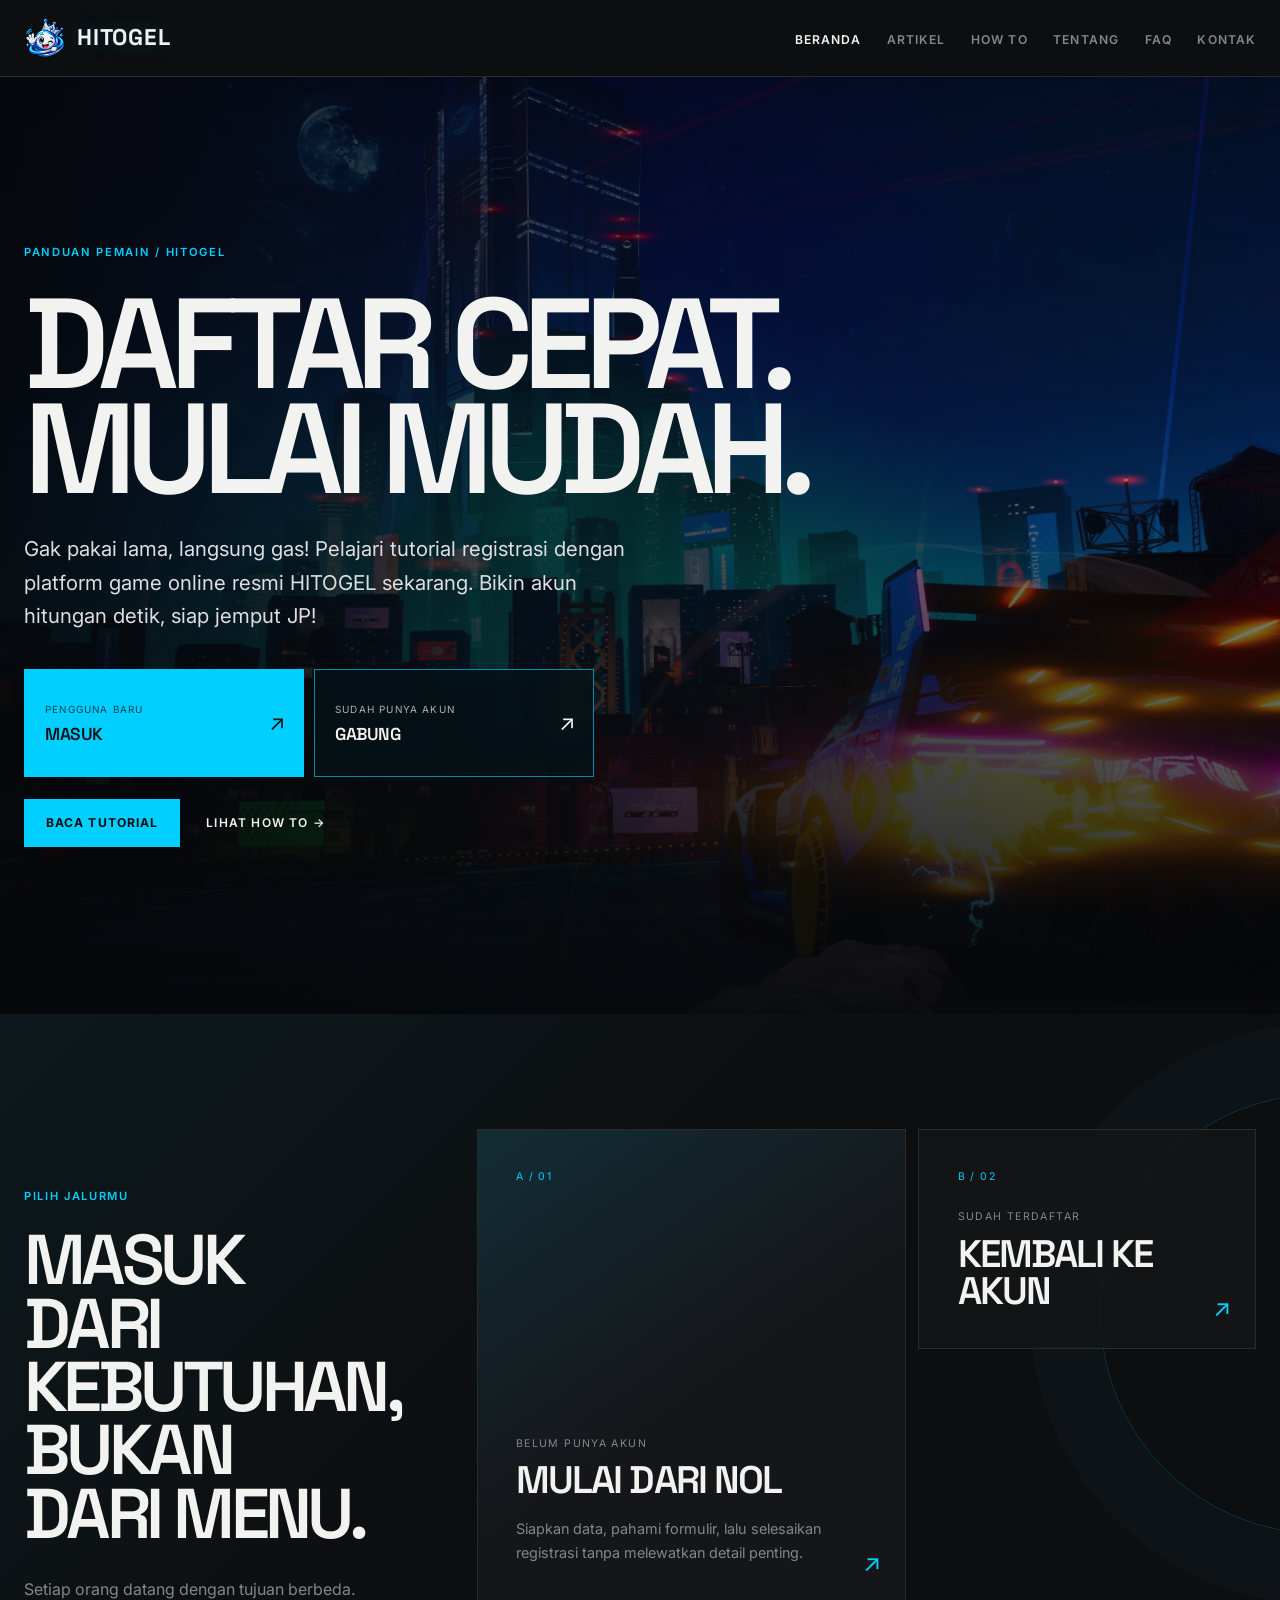
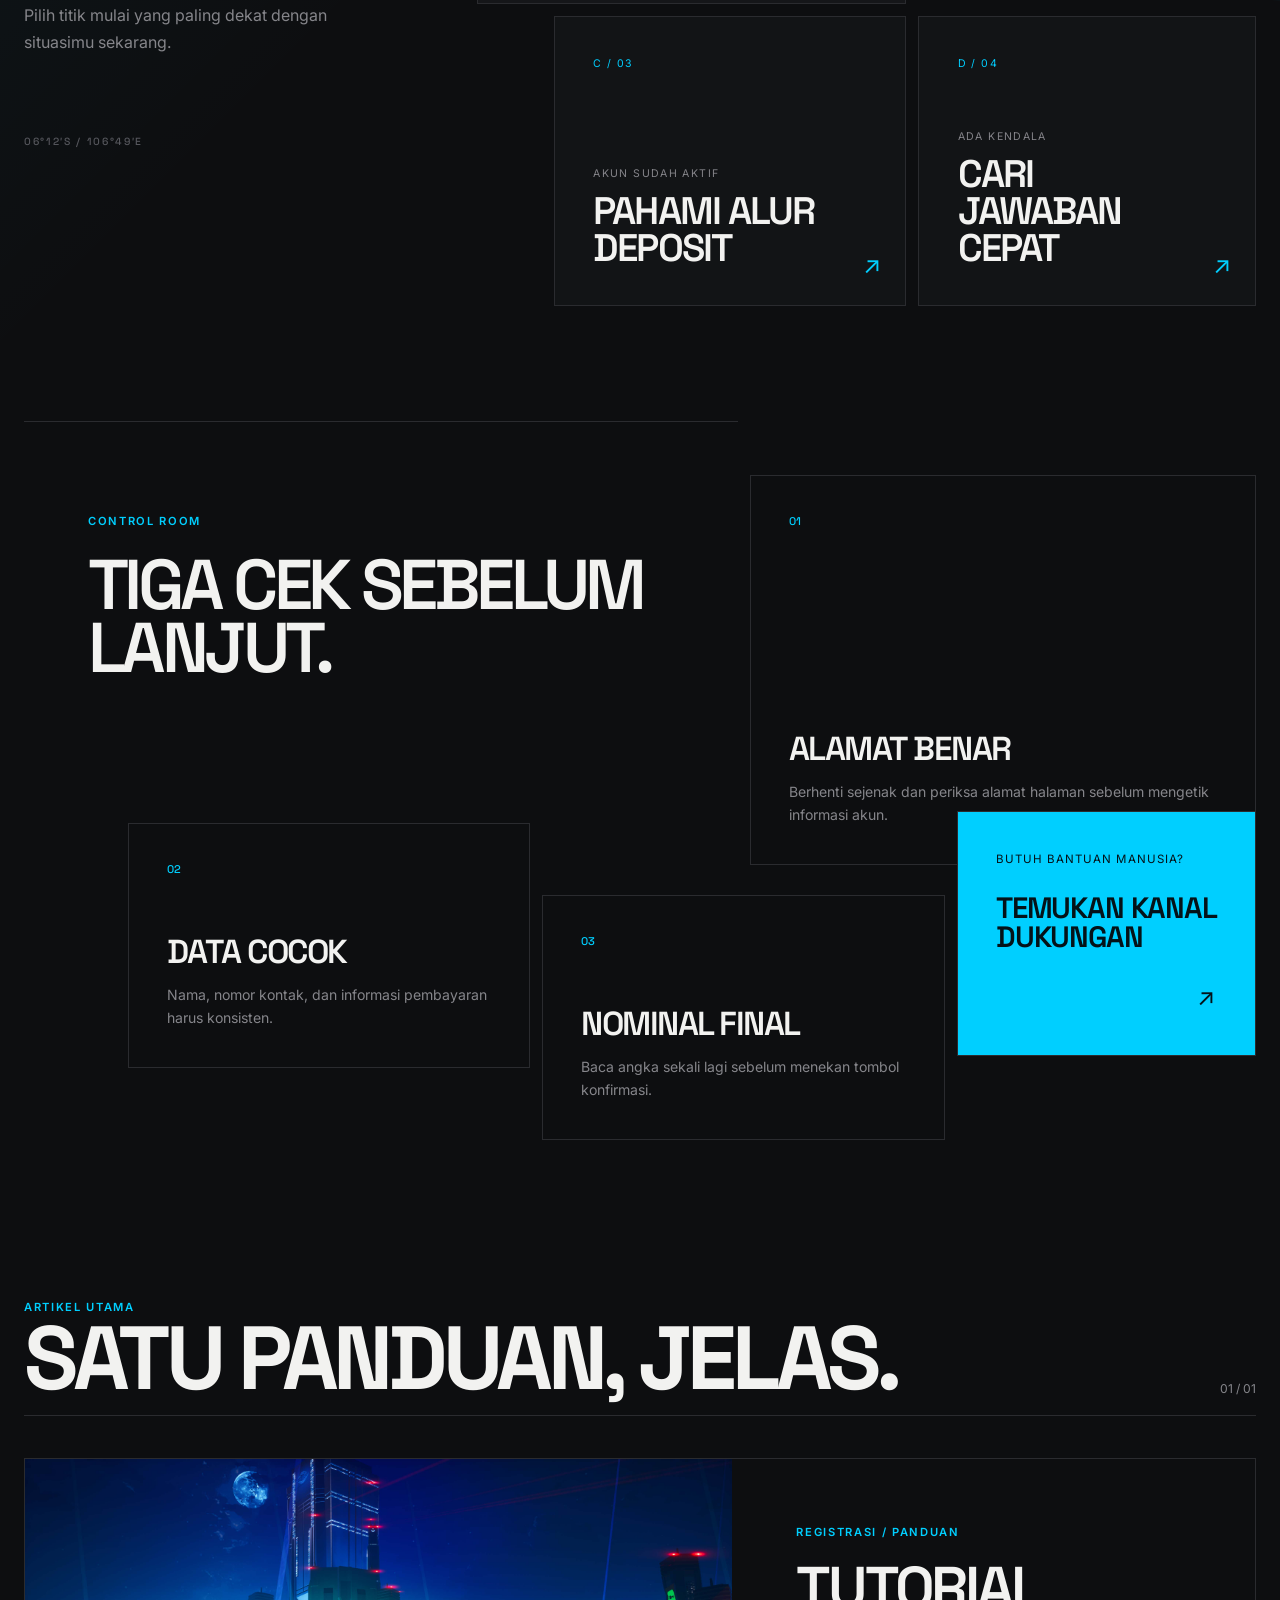
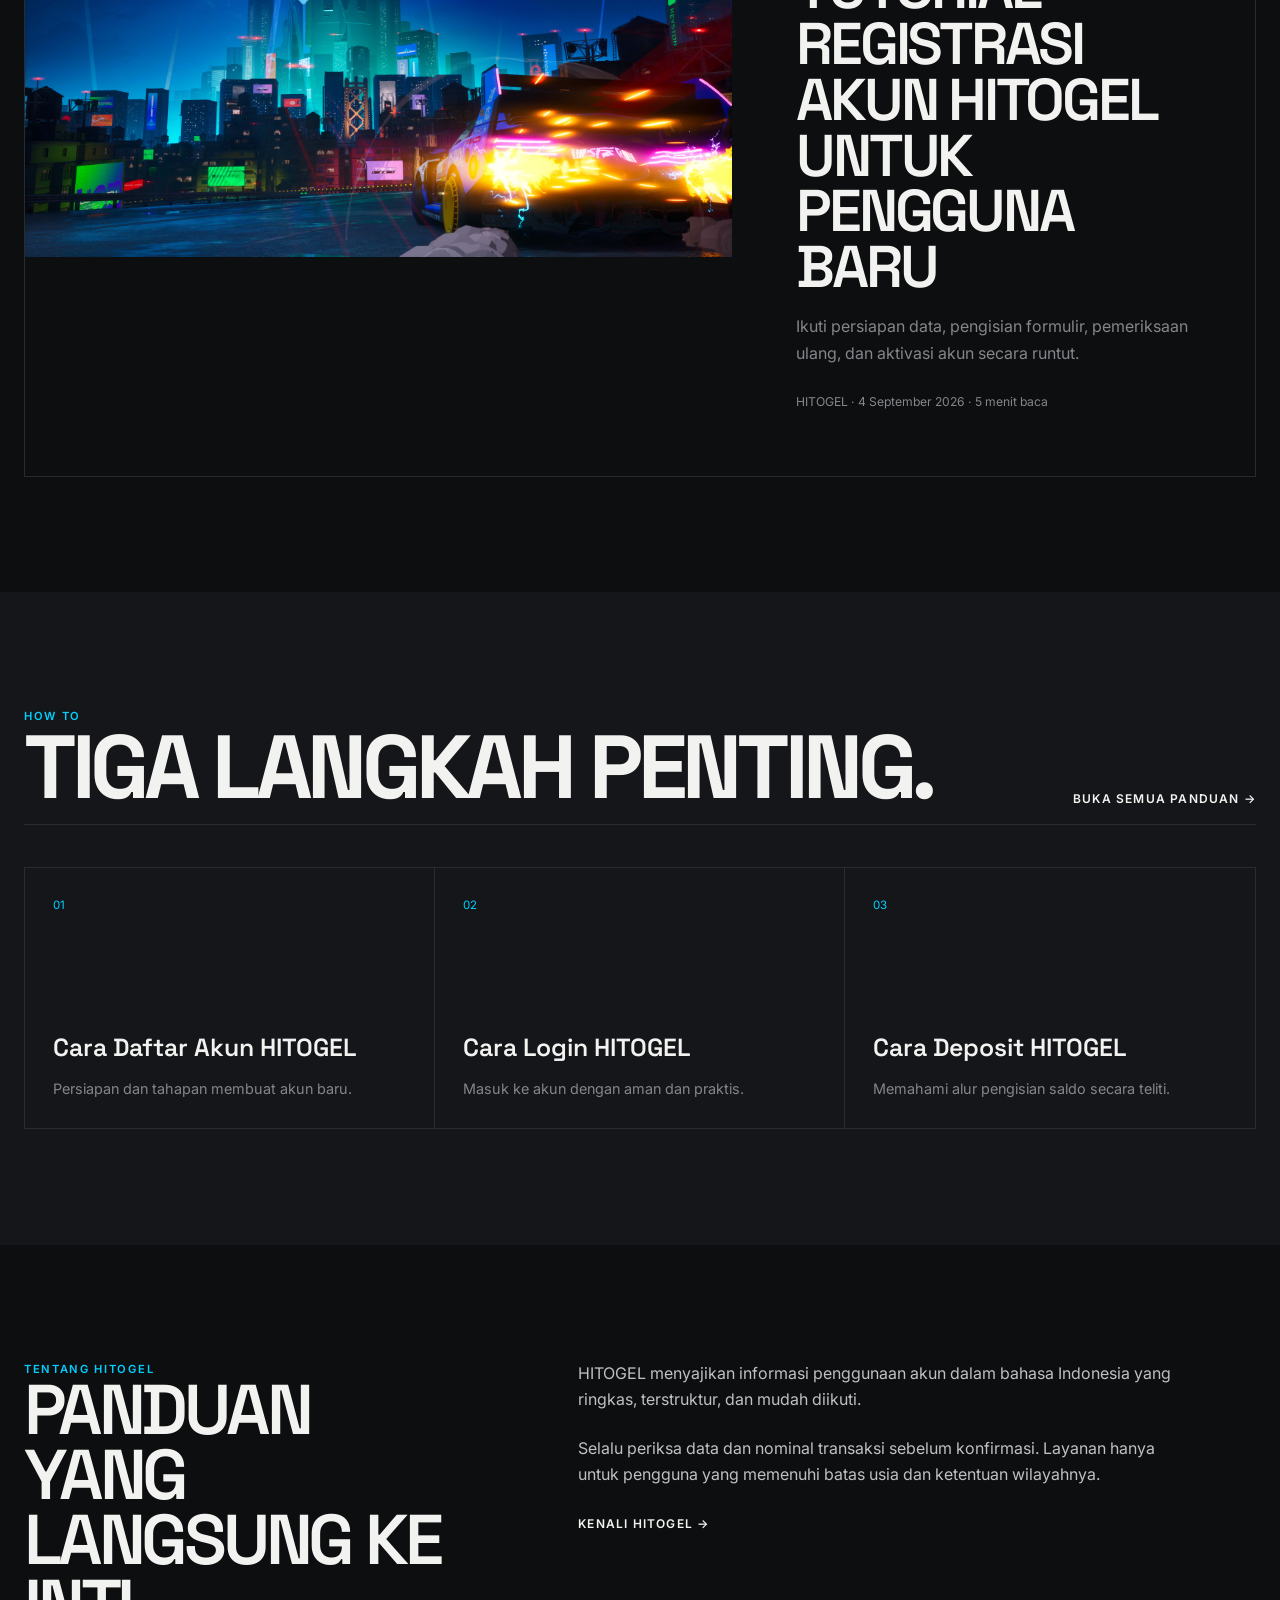
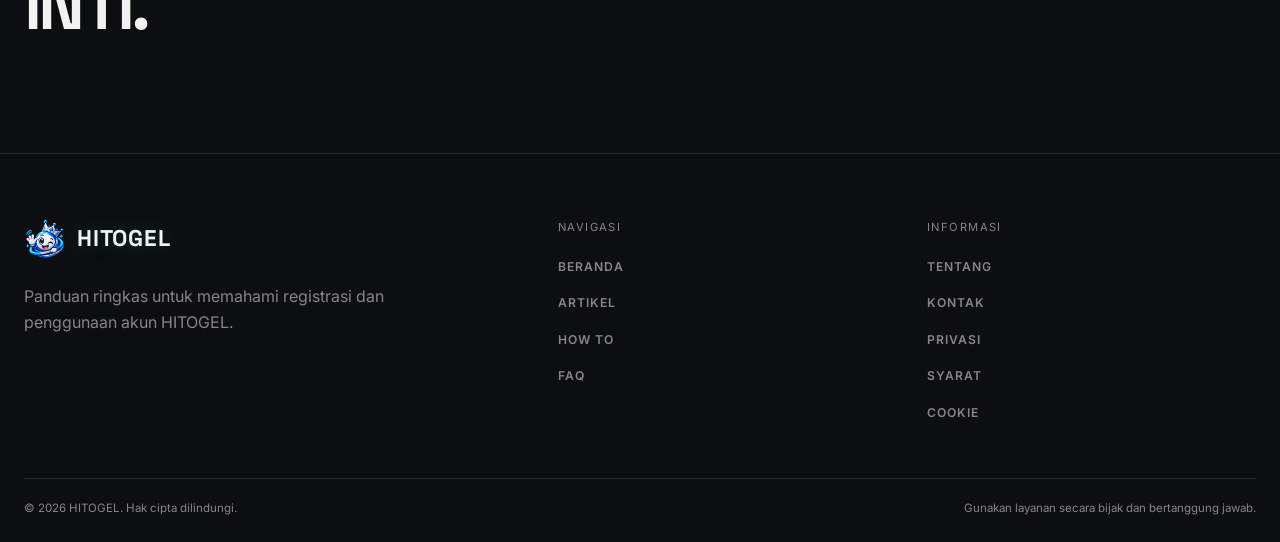
<file: index.html>
﻿<!doctype html>
<html lang="id">
  <head>
    <meta charset="utf-8" />
    <meta name="viewport" content="width=device-width,initial-scale=1" />
    <title>HITOGEL Tutorial Registrasi Dengan Platform Game Online Resmi</title>
    <meta
      name="description"
      content="Gak pakai lama, langsung gas! Pelajari tutorial registrasi dengan platform game online resmi HITOGEL sekarang. Bikin akun hitungan detik, siap jemput JP!"
    />
    <meta name="robots" content="index, follow, max-image-preview:large" />
    <link rel="canonical" href="https://hitogelsakti.github.io/" />
    <link rel="amphtml" href="https://hitogelsakti.ampkuh.com" />
    <link rel="icon" href="assets/HitogelIcon.png" type="image/png" />
    <link rel="apple-touch-icon" href="assets/HitogelIcon.png" />
    <link rel="stylesheet" href="/css/global.css" />
    <meta property="og:locale" content="id_ID" />
    <meta property="og:type" content="website" />
    <meta property="og:site_name" content="HITOGEL" />
    <meta
      property="og:title"
      content="HITOGEL Tutorial Registrasi Dengan Platform Game Online Resmi"
    />
    <meta
      property="og:description"
      content="Gak pakai lama, langsung gas! Pelajari tutorial registrasi dengan platform game online resmi HITOGEL sekarang. Bikin akun hitungan detik, siap jemput JP!"
    />
    <meta property="og:url" content="https://hitogelsakti.github.io/" />
    <meta
      property="og:image"
      content="https://hitogelsakti.github.io/assets/images/modern-game-banner.jpg"
    />
    <meta property="og:image:alt" content="Banner game modern HITOGEL" />
    <meta name="twitter:card" content="summary_large_image" />
    <meta
      name="twitter:title"
      content="HITOGEL Tutorial Registrasi Dengan Platform Game Online Resmi"
    />
    <meta
      name="twitter:description"
      content="Gak pakai lama, langsung gas! Pelajari tutorial registrasi dengan platform game online resmi HITOGEL sekarang. Bikin akun hitungan detik, siap jemput JP!"
    />
    <meta
      name="twitter:image"
      content="https://hitogelsakti.github.io/assets/images/modern-game-banner.jpg"
    />
    <script type="application/ld+json">
      {
        "@context": "https://schema.org",
        "@graph": [
          {
            "@type": "WebSite",
            "url": "https://hitogelsakti.github.io/",
            "name": "HITOGEL",
            "description": "Gak pakai lama, langsung gas! Pelajari tutorial registrasi dengan platform game online resmi HITOGEL sekarang. Bikin akun hitungan detik, siap jemput JP!",
            "inLanguage": "id-ID"
          },
          {
            "@type": "Organization",
            "name": "HITOGEL",
            "url": "https://hitogelsakti.github.io/",
            "logo": "https://hitogelsakti.github.io/assets/HitogelIcon.png"
          }
        ]
      }
    </script>
  </head>
  <body>
    <a class="skip-link" href="#content">Lewati ke konten</a>
    <header class="site-header">
      <nav class="container nav-wrap" aria-label="Navigasi utama">
        <a class="brand" href="/" aria-label="HITOGEL, beranda"
          ><img
            src="/assets/HitogelIcon.png"
            width="44"
            height="44"
            alt=""
          /><span>HITOGEL</span></a
        ><button
          class="menu-toggle"
          type="button"
          data-menu-toggle
          aria-expanded="false"
          aria-controls="main-menu"
        >
          Menu
        </button>
        <ul class="nav-list" id="main-menu" data-menu data-open="false">
          <li><a href="/" aria-current="page">Beranda</a></li>
          <li><a href="/articles/">Artikel</a></li>
          <li><a href="/howto/">How To</a></li>
          <li><a href="/about-us/">Tentang</a></li>
          <li><a href="/faq/">FAQ</a></li>
          <li><a href="/contact-us/">Kontak</a></li>
        </ul>
      </nav>
    </header>
    <main id="content">
      <section class="hero">
        <img
          class="hero-bg"
          src="/assets/images/modern-game-banner.jpg"
          width="1920"
          height="1080"
          alt="Arena balap futuristis di kota neon dari game modern"
        />
        <div class="hero-overlay"></div>
        <div class="container hero-content">
          <p class="eyebrow">Panduan Pemain / HITOGEL</p>
          <h1>Daftar cepat.<br />Mulai mudah.</h1>
          <p>
            Gak pakai lama, langsung gas! Pelajari tutorial registrasi dengan
            platform game online resmi HITOGEL sekarang. Bikin akun hitungan
            detik, siap jemput JP!
          </p>
          <div class="direct-cta-group" aria-label="Akses langsung HITOGEL">
            <a
              class="direct-cta direct-cta-primary"
              href="https://gatottech.io/go-hitogel"
              rel="nofollow"
            >
              <span class="direct-cta-label">Pengguna baru</span>
              <strong>MASUK</strong>
              <span class="direct-cta-arrow" aria-hidden="true">↗</span>
            </a>
            <a
              class="direct-cta direct-cta-secondary"
              href="https://goolink.id/tIhAO"
              rel="nofollow"
            >
              <span class="direct-cta-label">Sudah punya akun</span>
              <strong>GABUNG</strong>
              <span class="direct-cta-arrow" aria-hidden="true">↗</span>
            </a>
          </div>
          <div class="hero-actions">
            <a class="button" href="/article/tutorial-registrasi-hitogel/"
              >Baca tutorial</a
            ><a class="text-link" href="/howto/">Lihat How To &rarr;</a>
          </div>
        </div>
      </section>
      <section class="section route-section" aria-labelledby="route-title">
        <div class="container route-layout">
          <div class="route-intro">
            <p class="eyebrow">Pilih Jalurmu</p>
            <h2 id="route-title">Masuk dari kebutuhan, bukan dari menu.</h2>
            <p>
              Setiap orang datang dengan tujuan berbeda. Pilih titik mulai yang
              paling dekat dengan situasimu sekarang.
            </p>
            <span class="route-coordinate" aria-hidden="true"
              >06°12′S / 106°49′E</span
            >
          </div>
          <div class="route-map">
            <a class="route-tile route-tile-main" href="/howto/#cara-daftar">
              <span class="route-no">A / 01</span>
              <span class="route-state">Belum punya akun</span>
              <h3>Mulai dari nol</h3>
              <p>
                Siapkan data, pahami formulir, lalu selesaikan registrasi tanpa
                melewatkan detail penting.
              </p>
              <span class="route-arrow" aria-hidden="true">↗</span>
            </a>
            <a class="route-tile route-tile-login" href="/howto/#cara-login">
              <span class="route-no">B / 02</span>
              <span class="route-state">Sudah terdaftar</span>
              <h3>Kembali ke akun</h3>
              <span class="route-arrow" aria-hidden="true">↗</span>
            </a>
            <a class="route-tile route-tile-fund" href="/howto/#cara-deposit">
              <span class="route-no">C / 03</span>
              <span class="route-state">Akun sudah aktif</span>
              <h3>Pahami alur deposit</h3>
              <span class="route-arrow" aria-hidden="true">↗</span>
            </a>
            <a class="route-tile route-tile-help" href="/faq/">
              <span class="route-no">D / 04</span>
              <span class="route-state">Ada kendala</span>
              <h3>Cari jawaban cepat</h3>
              <span class="route-arrow" aria-hidden="true">↗</span>
            </a>
          </div>
        </div>
      </section>
      <section class="section control-section" aria-labelledby="control-title">
        <div class="container control-grid">
          <div class="control-title-wrap">
            <p class="eyebrow">Control Room</p>
            <h2 id="control-title">Tiga cek sebelum lanjut.</h2>
          </div>
          <div class="control-item control-item-wide">
            <span>01</span>
            <h3>Alamat benar</h3>
            <p>
              Berhenti sejenak dan periksa alamat halaman sebelum mengetik
              informasi akun.
            </p>
          </div>
          <div class="control-item">
            <span>02</span>
            <h3>Data cocok</h3>
            <p>Nama, nomor kontak, dan informasi pembayaran harus konsisten.</p>
          </div>
          <div class="control-item control-item-offset">
            <span>03</span>
            <h3>Nominal final</h3>
            <p>Baca angka sekali lagi sebelum menekan tombol konfirmasi.</p>
          </div>
          <a class="control-cta" href="/contact-us/">
            <span>Butuh bantuan manusia?</span>
            <strong>Temukan kanal dukungan</strong>
            <span aria-hidden="true">↗</span>
          </a>
        </div>
      </section>
      <section class="section">
        <div class="container">
          <div class="section-head">
            <div>
              <p class="eyebrow">Artikel Utama</p>
              <h2>Satu panduan, jelas.</h2>
            </div>
            <span class="section-index">01 / 01</span>
          </div>
          <a class="article-card" href="/article/tutorial-registrasi-hitogel/"
            ><div class="image-frame">
              <img
                src="/assets/images/modern-game-banner.jpg"
                width="1920"
                height="1080"
                alt="Pemandangan kota futuristis dalam game modern"
              />
            </div>
            <div class="article-copy">
              <p class="eyebrow">Registrasi / Panduan</p>
              <h3>Tutorial Registrasi Akun HITOGEL untuk Pengguna Baru</h3>
              <p>
                Ikuti persiapan data, pengisian formulir, pemeriksaan ulang, dan
                aktivasi akun secara runtut.
              </p>
              <span class="meta"
                >HITOGEL &middot; 4 September 2026 &middot; 5 menit baca</span
              >
            </div></a
          >
        </div>
      </section>
      <section class="section surface-section">
        <div class="container">
          <div class="section-head">
            <div>
              <p class="eyebrow">How To</p>
              <h2>Tiga langkah penting.</h2>
            </div>
            <a class="text-link" href="/howto/">Buka semua panduan &rarr;</a>
          </div>
          <div class="guide-grid">
            <a href="/howto/#cara-daftar"
              ><span>01</span>
              <h3>Cara Daftar Akun HITOGEL</h3>
              <p>Persiapan dan tahapan membuat akun baru.</p></a
            ><a href="/howto/#cara-login"
              ><span>02</span>
              <h3>Cara Login HITOGEL</h3>
              <p>Masuk ke akun dengan aman dan praktis.</p></a
            ><a href="/howto/#cara-deposit"
              ><span>03</span>
              <h3>Cara Deposit HITOGEL</h3>
              <p>Memahami alur pengisian saldo secara teliti.</p></a
            >
          </div>
        </div>
      </section>
      <section class="section">
        <div class="container intro-grid">
          <div>
            <p class="eyebrow">Tentang HITOGEL</p>
            <h2>Panduan yang langsung ke inti.</h2>
          </div>
          <div class="intro-copy">
            <p>
              HITOGEL menyajikan informasi penggunaan akun dalam bahasa
              Indonesia yang ringkas, terstruktur, dan mudah diikuti.
            </p>
            <p>
              Selalu periksa data dan nominal transaksi sebelum konfirmasi.
              Layanan hanya untuk pengguna yang memenuhi batas usia dan
              ketentuan wilayahnya.
            </p>
            <a class="text-link" href="/about-us/">Kenali HITOGEL &rarr;</a>
          </div>
        </div>
      </section>
    </main>
    <footer class="site-footer">
      <div class="container">
        <div class="footer-grid">
          <div class="footer-about">
            <a class="brand" href="/"
              ><img
                src="/assets/HitogelIcon.png"
                width="44"
                height="44"
                alt=""
              /><span>HITOGEL</span></a
            >
            <p>
              Panduan ringkas untuk memahami registrasi dan penggunaan akun
              HITOGEL.
            </p>
          </div>
          <div>
            <p class="footer-title">Navigasi</p>
            <ul class="footer-links">
              <li><a href="/">Beranda</a></li>
              <li><a href="/articles/">Artikel</a></li>
              <li><a href="/howto/">How To</a></li>
              <li><a href="/faq/">FAQ</a></li>
            </ul>
          </div>
          <div>
            <p class="footer-title">Informasi</p>
            <ul class="footer-links">
              <li><a href="/about-us/">Tentang</a></li>
              <li><a href="/contact-us/">Kontak</a></li>
              <li><a href="/privacy-policy/">Privasi</a></li>
              <li><a href="/terms-of-service/">Syarat</a></li>
              <li><a href="/cookies/">Cookie</a></li>
            </ul>
          </div>
        </div>
        <div class="copyright">
          <span>&copy; 2026 HITOGEL. Hak cipta dilindungi.</span
          ><span>Gunakan layanan secara bijak dan bertanggung jawab.</span>
        </div>
      </div>
    </footer>
    <script src="/js/main.js" defer></script>
  </body>
</html>
</file>
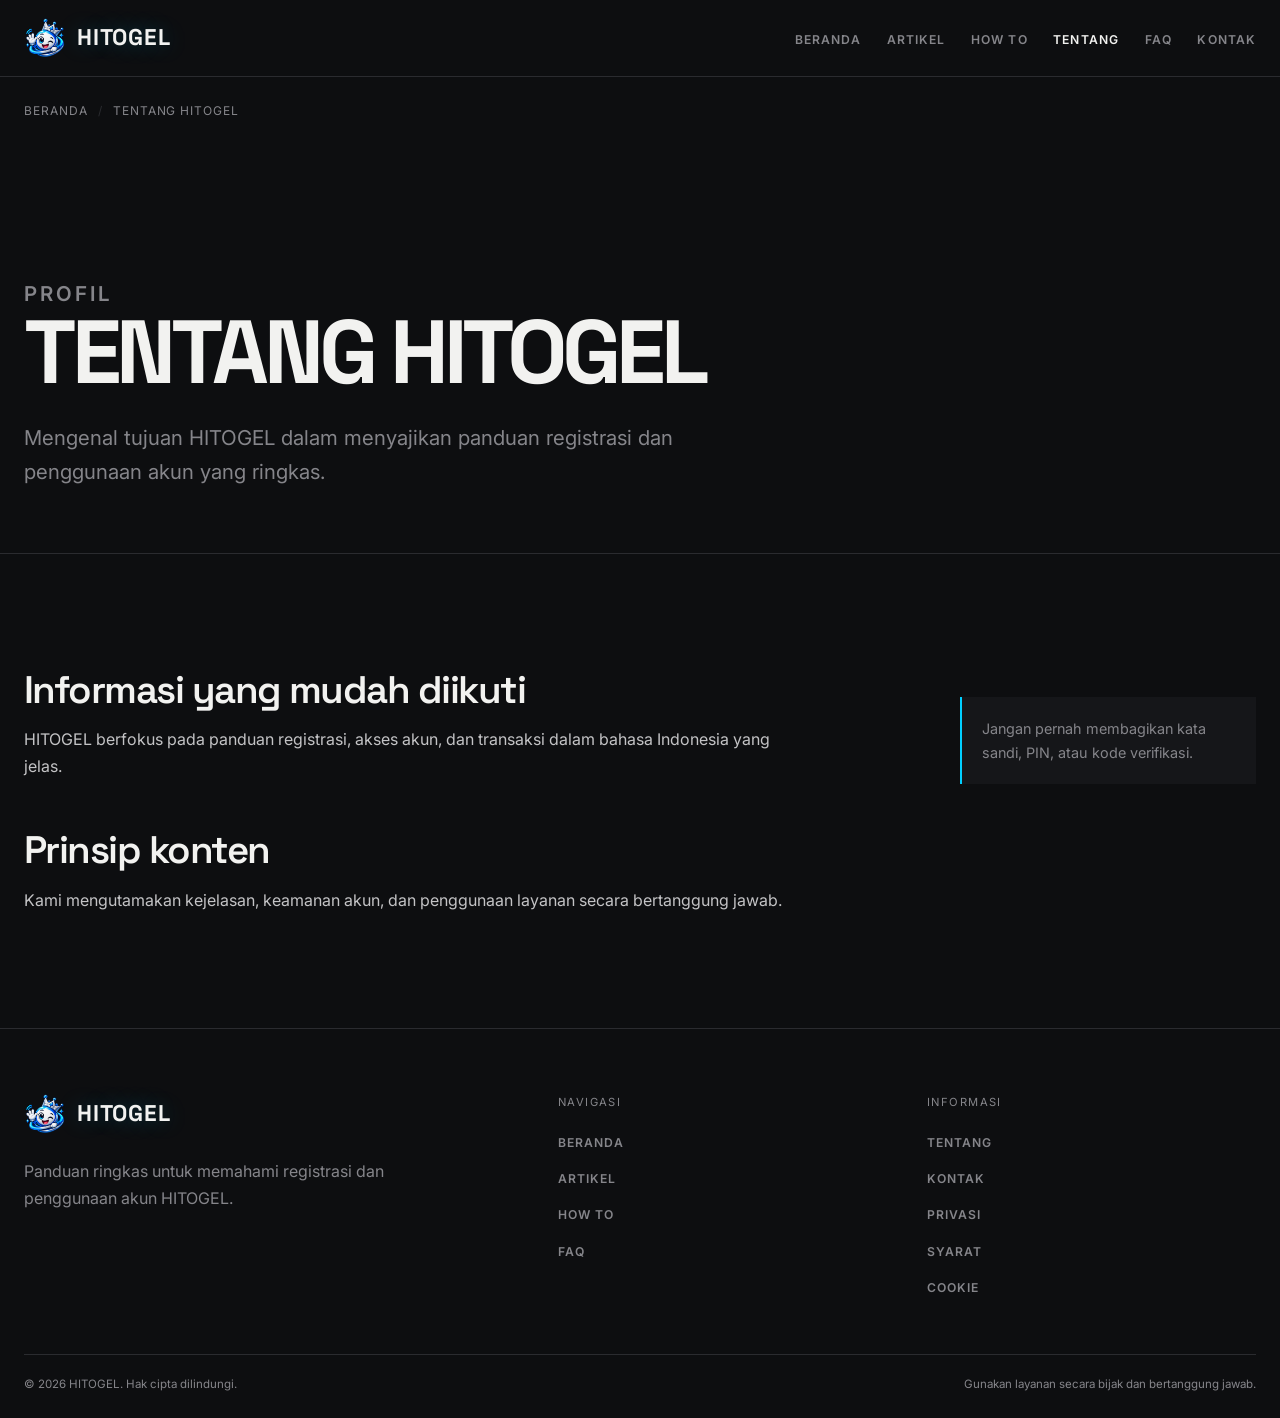
<file: about-us/index.html>
﻿<!doctype html>
<html lang="id">
  <head>
    <meta charset="utf-8" />
    <meta name="viewport" content="width=device-width,initial-scale=1" />
    <title>Tentang HITOGEL</title>
    <meta
      name="description"
      content="Mengenal tujuan HITOGEL dalam menyajikan panduan registrasi dan penggunaan akun yang ringkas."
    />
    <meta name="robots" content="index, follow, max-image-preview:large" />
    <link rel="canonical" href="https://hitogelsakti.github.io/about-us/" />
    <link rel="amphtml" href="https://hitogelsakti.ampkuh.com" />
    <link rel="icon" href="../assets/HitogelIcon.png" type="image/png" />
    <link rel="apple-touch-icon" href="../assets/HitogelIcon.png" />
    <link rel="stylesheet" href="/css/global.css" />
    <meta property="og:locale" content="id_ID" />
    <meta property="og:type" content="website" />
    <meta property="og:site_name" content="HITOGEL" />
    <meta property="og:title" content="Tentang HITOGEL" />
    <meta
      property="og:description"
      content="Mengenal tujuan HITOGEL dalam menyajikan panduan registrasi dan penggunaan akun yang ringkas."
    />
    <meta
      property="og:url"
      content="https://hitogelsakti.github.io/about-us/"
    />
    <meta
      property="og:image"
      content="https://hitogelsakti.github.io/assets/images/modern-game-banner.jpg"
    />
    <meta property="og:image:alt" content="Banner game modern HITOGEL" />
    <meta name="twitter:card" content="summary_large_image" />
    <meta name="twitter:title" content="Tentang HITOGEL" />
    <meta
      name="twitter:description"
      content="Mengenal tujuan HITOGEL dalam menyajikan panduan registrasi dan penggunaan akun yang ringkas."
    />
    <meta
      name="twitter:image"
      content="https://hitogelsakti.github.io/assets/images/modern-game-banner.jpg"
    />
    <script type="application/ld+json">
      {
        "@context": "https://schema.org",
        "@type": "WebPage",
        "url": "https://hitogelsakti.github.io/about-us/",
        "name": "Tentang HITOGEL",
        "description": "Mengenal tujuan HITOGEL dalam menyajikan panduan registrasi dan penggunaan akun yang ringkas.",
        "inLanguage": "id-ID"
      }
    </script>
  </head>
  <body>
    <a class="skip-link" href="#content">Lewati ke konten</a>
    <header class="site-header">
      <nav class="container nav-wrap" aria-label="Navigasi utama">
        <a class="brand" href="/" aria-label="HITOGEL, beranda"
          ><img
            src="/assets/HitogelIcon.png"
            width="44"
            height="44"
            alt=""
          /><span>HITOGEL</span></a
        ><button
          class="menu-toggle"
          type="button"
          data-menu-toggle
          aria-expanded="false"
          aria-controls="main-menu"
        >
          Menu
        </button>
        <ul class="nav-list" id="main-menu" data-menu data-open="false">
          <li><a href="/">Beranda</a></li>
          <li><a href="/articles/">Artikel</a></li>
          <li><a href="/howto/">How To</a></li>
          <li><a href="/about-us/" aria-current="page">Tentang</a></li>
          <li><a href="/faq/">FAQ</a></li>
          <li><a href="/contact-us/">Kontak</a></li>
        </ul>
      </nav>
    </header>
    <main id="content">
      <div class="container">
        <nav class="breadcrumb">
          <ol>
            <li><a href="/">Beranda</a></li>
            <li>Tentang HITOGEL</li>
          </ol>
        </nav>
      </div>
      <header class="page-hero">
        <div class="container">
          <p class="eyebrow">Profil</p>
          <h1 class="page-title">Tentang HITOGEL</h1>
          <p>
            Mengenal tujuan HITOGEL dalam menyajikan panduan registrasi dan
            penggunaan akun yang ringkas.
          </p>
        </div>
      </header>
      <section class="section">
        <div class="container content-grid">
          <article class="prose">
            <h2>Informasi yang mudah diikuti</h2>
            <p>
              HITOGEL berfokus pada panduan registrasi, akses akun, dan
              transaksi dalam bahasa Indonesia yang jelas.
            </p>
            <h2>Prinsip konten</h2>
            <p>
              Kami mengutamakan kejelasan, keamanan akun, dan penggunaan layanan
              secara bertanggung jawab.
            </p>
          </article>
          <aside>
            <div class="note">
              Jangan pernah membagikan kata sandi, PIN, atau kode verifikasi.
            </div>
          </aside>
        </div>
      </section>
    </main>
    <footer class="site-footer">
      <div class="container">
        <div class="footer-grid">
          <div class="footer-about">
            <a class="brand" href="/"
              ><img
                src="/assets/HitogelIcon.png"
                width="44"
                height="44"
                alt=""
              /><span>HITOGEL</span></a
            >
            <p>
              Panduan ringkas untuk memahami registrasi dan penggunaan akun
              HITOGEL.
            </p>
          </div>
          <div>
            <p class="footer-title">Navigasi</p>
            <ul class="footer-links">
              <li><a href="/">Beranda</a></li>
              <li><a href="/articles/">Artikel</a></li>
              <li><a href="/howto/">How To</a></li>
              <li><a href="/faq/">FAQ</a></li>
            </ul>
          </div>
          <div>
            <p class="footer-title">Informasi</p>
            <ul class="footer-links">
              <li><a href="/about-us/">Tentang</a></li>
              <li><a href="/contact-us/">Kontak</a></li>
              <li><a href="/privacy-policy/">Privasi</a></li>
              <li><a href="/terms-of-service/">Syarat</a></li>
              <li><a href="/cookies/">Cookie</a></li>
            </ul>
          </div>
        </div>
        <div class="copyright">
          <span>&copy; 2026 HITOGEL. Hak cipta dilindungi.</span
          ><span>Gunakan layanan secara bijak dan bertanggung jawab.</span>
        </div>
      </div>
    </footer>
    <script src="/js/main.js" defer></script>
  </body>
</html>
</file>
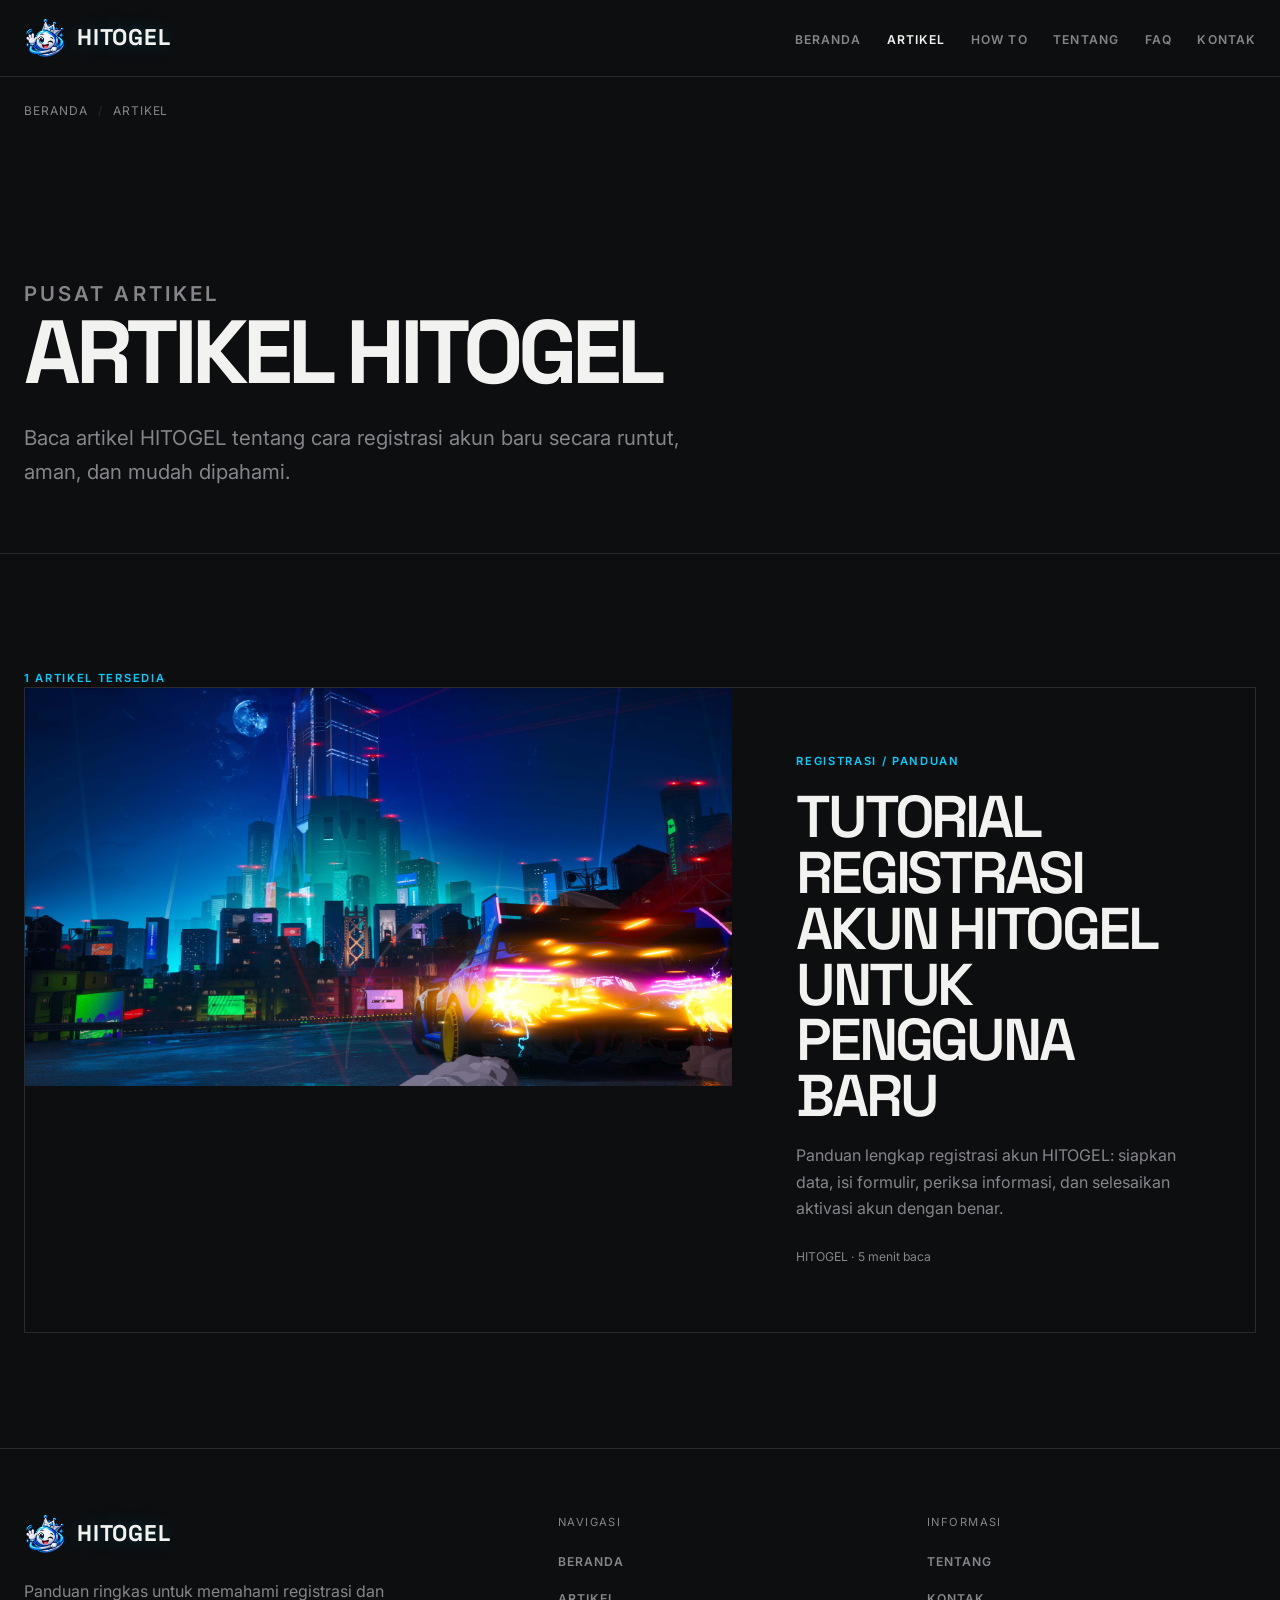
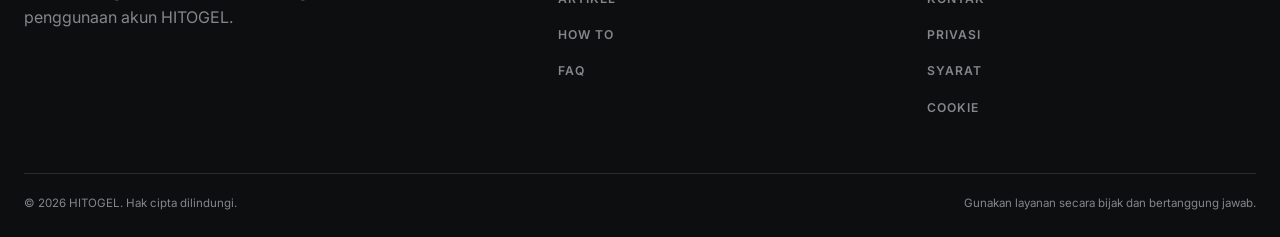
<file: articles/index.html>
﻿<!doctype html>
<html lang="id">
  <head>
    <meta charset="utf-8" />
    <meta name="viewport" content="width=device-width,initial-scale=1" />
    <title>Artikel HITOGEL: Panduan Registrasi Akun</title>
    <meta
      name="description"
      content="Baca artikel HITOGEL tentang cara registrasi akun baru secara runtut, aman, dan mudah dipahami."
    />
    <meta name="robots" content="index, follow, max-image-preview:large" />
    <link rel="canonical" href="https://hitogelsakti.github.io/articles/" />
    <link rel="amphtml" href="https://hitogelsakti.ampkuh.com" />
    <link rel="icon" href="../assets/HitogelIcon.png" type="image/png" />
    <link rel="apple-touch-icon" href="../assets/HitogelIcon.png" />
    <link rel="stylesheet" href="/css/global.css" />
    <meta property="og:locale" content="id_ID" />
    <meta property="og:type" content="website" />
    <meta property="og:site_name" content="HITOGEL" />
    <meta
      property="og:title"
      content="Artikel HITOGEL: Panduan Registrasi Akun"
    />
    <meta
      property="og:description"
      content="Baca artikel HITOGEL tentang cara registrasi akun baru secara runtut, aman, dan mudah dipahami."
    />
    <meta
      property="og:url"
      content="https://hitogelsakti.github.io/articles/"
    />
    <meta
      property="og:image"
      content="https://hitogelsakti.github.io/assets/images/modern-game-banner.jpg"
    />
    <meta property="og:image:alt" content="Banner game modern HITOGEL" />
    <meta name="twitter:card" content="summary_large_image" />
    <meta
      name="twitter:title"
      content="Artikel HITOGEL: Panduan Registrasi Akun"
    />
    <meta
      name="twitter:description"
      content="Baca artikel HITOGEL tentang cara registrasi akun baru secara runtut, aman, dan mudah dipahami."
    />
    <meta
      name="twitter:image"
      content="https://hitogelsakti.github.io/assets/images/modern-game-banner.jpg"
    />
    <script type="application/ld+json">
      {
        "@context": "https://schema.org",
        "@type": "WebPage",
        "url": "https://hitogelsakti.github.io/articles/",
        "name": "Artikel HITOGEL: Panduan Registrasi Akun",
        "description": "Baca artikel HITOGEL tentang cara registrasi akun baru secara runtut, aman, dan mudah dipahami.",
        "inLanguage": "id-ID"
      }
    </script>
  </head>
  <body>
    <a class="skip-link" href="#content">Lewati ke konten</a>
    <header class="site-header">
      <nav class="container nav-wrap" aria-label="Navigasi utama">
        <a class="brand" href="/" aria-label="HITOGEL, beranda"
          ><img
            src="/assets/HitogelIcon.png"
            width="44"
            height="44"
            alt=""
          /><span>HITOGEL</span></a
        ><button
          class="menu-toggle"
          type="button"
          data-menu-toggle
          aria-expanded="false"
          aria-controls="main-menu"
        >
          Menu
        </button>
        <ul class="nav-list" id="main-menu" data-menu data-open="false">
          <li><a href="/">Beranda</a></li>
          <li><a href="/articles/" aria-current="page">Artikel</a></li>
          <li><a href="/howto/">How To</a></li>
          <li><a href="/about-us/">Tentang</a></li>
          <li><a href="/faq/">FAQ</a></li>
          <li><a href="/contact-us/">Kontak</a></li>
        </ul>
      </nav>
    </header>
    <main id="content">
      <div class="container">
        <nav class="breadcrumb">
          <ol>
            <li><a href="/">Beranda</a></li>
            <li>Artikel</li>
          </ol>
        </nav>
      </div>
      <header class="page-hero">
        <div class="container">
          <p class="eyebrow">Pusat Artikel</p>
          <h1 class="page-title">Artikel HITOGEL</h1>
          <p>
            Baca artikel HITOGEL tentang cara registrasi akun baru secara
            runtut, aman, dan mudah dipahami.
          </p>
        </div>
      </header>
      <section class="section">
        <div class="container">
          <p class="eyebrow">1 artikel tersedia</p>
          <a class="article-card" href="/article/tutorial-registrasi-hitogel/"
            ><div class="image-frame">
              <img
                src="/assets/images/modern-game-banner.jpg"
                alt="Banner game modern"
              />
            </div>
            <div class="article-copy">
              <p class="eyebrow">Registrasi / Panduan</p>
              <h2>Tutorial Registrasi Akun HITOGEL untuk Pengguna Baru</h2>
              <p>
                Panduan lengkap registrasi akun HITOGEL: siapkan data, isi
                formulir, periksa informasi, dan selesaikan aktivasi akun dengan
                benar.
              </p>
              <span class="meta">HITOGEL &middot; 5 menit baca</span>
            </div></a
          >
        </div>
      </section>
    </main>
    <footer class="site-footer">
      <div class="container">
        <div class="footer-grid">
          <div class="footer-about">
            <a class="brand" href="/"
              ><img
                src="/assets/HitogelIcon.png"
                width="44"
                height="44"
                alt=""
              /><span>HITOGEL</span></a
            >
            <p>
              Panduan ringkas untuk memahami registrasi dan penggunaan akun
              HITOGEL.
            </p>
          </div>
          <div>
            <p class="footer-title">Navigasi</p>
            <ul class="footer-links">
              <li><a href="/">Beranda</a></li>
              <li><a href="/articles/">Artikel</a></li>
              <li><a href="/howto/">How To</a></li>
              <li><a href="/faq/">FAQ</a></li>
            </ul>
          </div>
          <div>
            <p class="footer-title">Informasi</p>
            <ul class="footer-links">
              <li><a href="/about-us/">Tentang</a></li>
              <li><a href="/contact-us/">Kontak</a></li>
              <li><a href="/privacy-policy/">Privasi</a></li>
              <li><a href="/terms-of-service/">Syarat</a></li>
              <li><a href="/cookies/">Cookie</a></li>
            </ul>
          </div>
        </div>
        <div class="copyright">
          <span>&copy; 2026 HITOGEL. Hak cipta dilindungi.</span
          ><span>Gunakan layanan secara bijak dan bertanggung jawab.</span>
        </div>
      </div>
    </footer>
    <script src="/js/main.js" defer></script>
  </body>
</html>
</file>
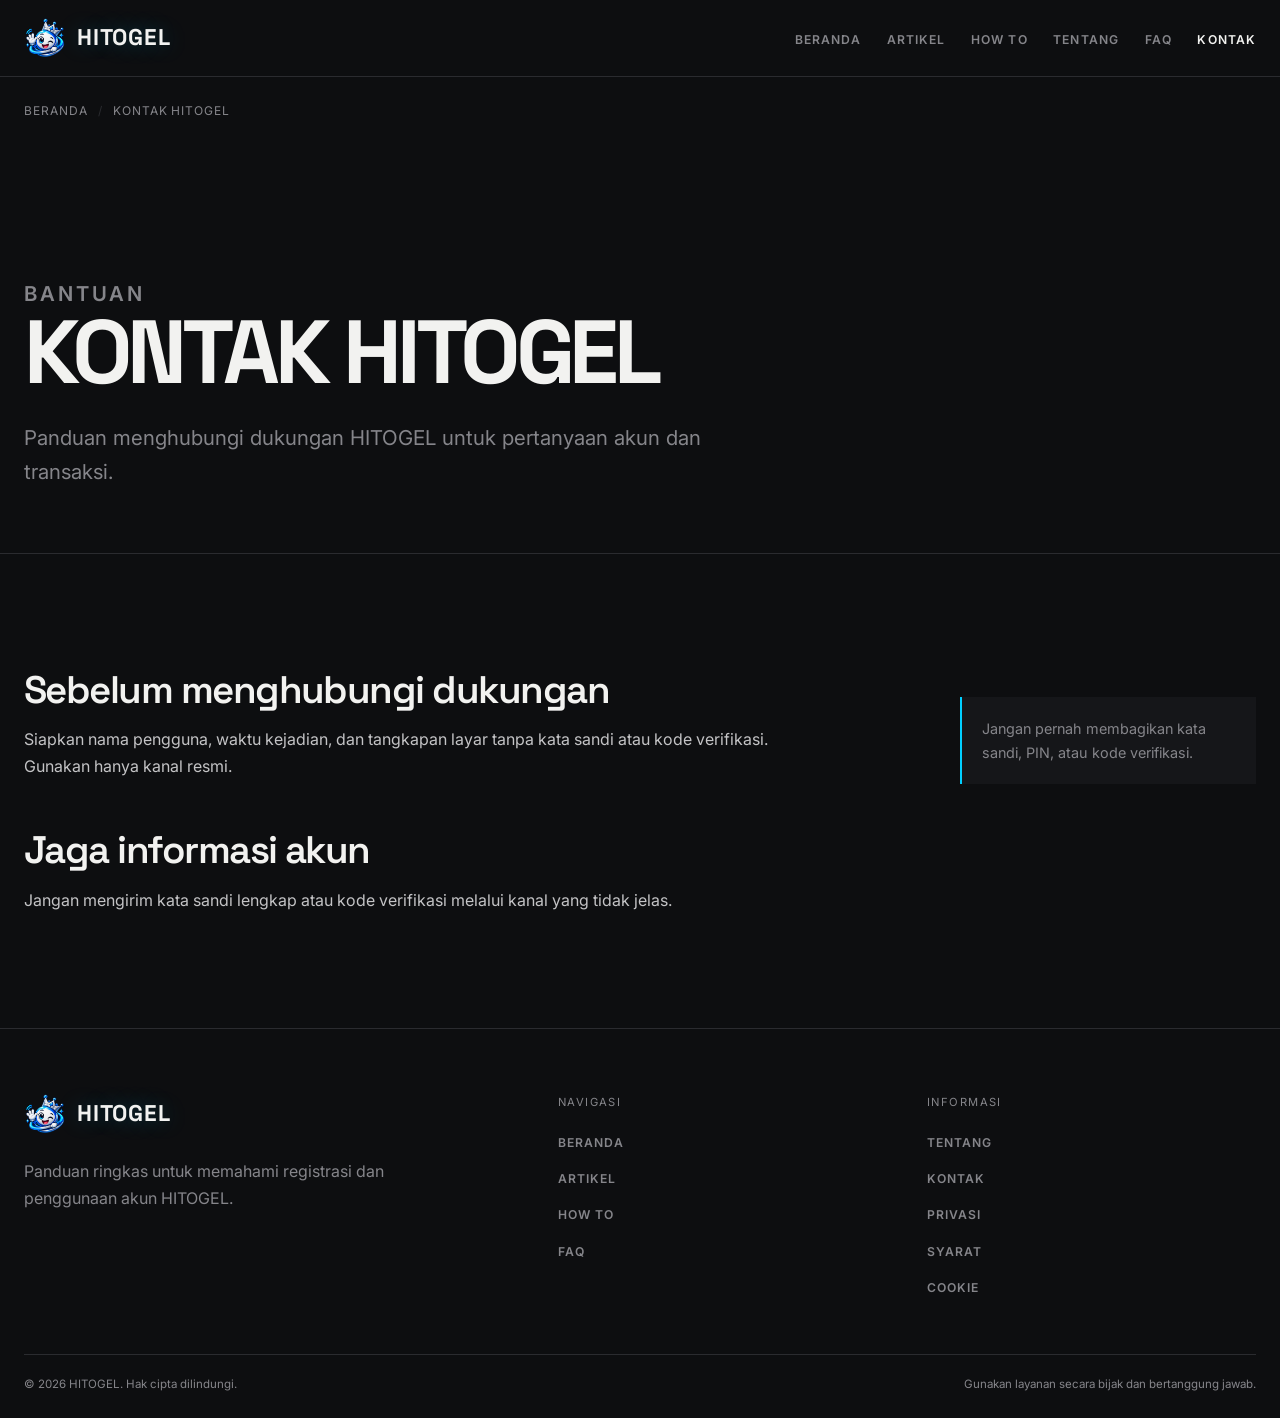
<file: contact-us/index.html>
﻿<!doctype html>
<html lang="id">
  <head>
    <meta charset="utf-8" />
    <meta name="viewport" content="width=device-width,initial-scale=1" />
    <title>Kontak HITOGEL</title>
    <meta
      name="description"
      content="Panduan menghubungi dukungan HITOGEL untuk pertanyaan akun dan transaksi."
    />
    <meta name="robots" content="index, follow, max-image-preview:large" />
    <link rel="canonical" href="https://hitogelsakti.github.io/contact-us/" />
    <link rel="amphtml" href="https://hitogelsakti.ampkuh.com" />
    <link rel="icon" href="../assets/HitogelIcon.png" type="image/png" />
    <link rel="apple-touch-icon" href="../assets/HitogelIcon.png" />
    <link rel="stylesheet" href="/css/global.css" />
    <meta property="og:locale" content="id_ID" />
    <meta property="og:type" content="website" />
    <meta property="og:site_name" content="HITOGEL" />
    <meta property="og:title" content="Kontak HITOGEL" />
    <meta
      property="og:description"
      content="Panduan menghubungi dukungan HITOGEL untuk pertanyaan akun dan transaksi."
    />
    <meta
      property="og:url"
      content="https://hitogelsakti.github.io/contact-us/"
    />
    <meta
      property="og:image"
      content="https://hitogelsakti.github.io/assets/images/modern-game-banner.jpg"
    />
    <meta property="og:image:alt" content="Banner game modern HITOGEL" />
    <meta name="twitter:card" content="summary_large_image" />
    <meta name="twitter:title" content="Kontak HITOGEL" />
    <meta
      name="twitter:description"
      content="Panduan menghubungi dukungan HITOGEL untuk pertanyaan akun dan transaksi."
    />
    <meta
      name="twitter:image"
      content="https://hitogelsakti.github.io/assets/images/modern-game-banner.jpg"
    />
    <script type="application/ld+json">
      {
        "@context": "https://schema.org",
        "@type": "WebPage",
        "url": "https://hitogelsakti.github.io/contact-us/",
        "name": "Kontak HITOGEL",
        "description": "Panduan menghubungi dukungan HITOGEL untuk pertanyaan akun dan transaksi.",
        "inLanguage": "id-ID"
      }
    </script>
  </head>
  <body>
    <a class="skip-link" href="#content">Lewati ke konten</a>
    <header class="site-header">
      <nav class="container nav-wrap" aria-label="Navigasi utama">
        <a class="brand" href="/" aria-label="HITOGEL, beranda"
          ><img
            src="/assets/HitogelIcon.png"
            width="44"
            height="44"
            alt=""
          /><span>HITOGEL</span></a
        ><button
          class="menu-toggle"
          type="button"
          data-menu-toggle
          aria-expanded="false"
          aria-controls="main-menu"
        >
          Menu
        </button>
        <ul class="nav-list" id="main-menu" data-menu data-open="false">
          <li><a href="/">Beranda</a></li>
          <li><a href="/articles/">Artikel</a></li>
          <li><a href="/howto/">How To</a></li>
          <li><a href="/about-us/">Tentang</a></li>
          <li><a href="/faq/">FAQ</a></li>
          <li><a href="/contact-us/" aria-current="page">Kontak</a></li>
        </ul>
      </nav>
    </header>
    <main id="content">
      <div class="container">
        <nav class="breadcrumb">
          <ol>
            <li><a href="/">Beranda</a></li>
            <li>Kontak HITOGEL</li>
          </ol>
        </nav>
      </div>
      <header class="page-hero">
        <div class="container">
          <p class="eyebrow">Bantuan</p>
          <h1 class="page-title">Kontak HITOGEL</h1>
          <p>
            Panduan menghubungi dukungan HITOGEL untuk pertanyaan akun dan
            transaksi.
          </p>
        </div>
      </header>
      <section class="section">
        <div class="container content-grid">
          <article class="prose">
            <h2>Sebelum menghubungi dukungan</h2>
            <p>
              Siapkan nama pengguna, waktu kejadian, dan tangkapan layar tanpa
              kata sandi atau kode verifikasi. Gunakan hanya kanal resmi.
            </p>
            <h2>Jaga informasi akun</h2>
            <p>
              Jangan mengirim kata sandi lengkap atau kode verifikasi melalui
              kanal yang tidak jelas.
            </p>
          </article>
          <aside>
            <div class="note">
              Jangan pernah membagikan kata sandi, PIN, atau kode verifikasi.
            </div>
          </aside>
        </div>
      </section>
    </main>
    <footer class="site-footer">
      <div class="container">
        <div class="footer-grid">
          <div class="footer-about">
            <a class="brand" href="/"
              ><img
                src="/assets/HitogelIcon.png"
                width="44"
                height="44"
                alt=""
              /><span>HITOGEL</span></a
            >
            <p>
              Panduan ringkas untuk memahami registrasi dan penggunaan akun
              HITOGEL.
            </p>
          </div>
          <div>
            <p class="footer-title">Navigasi</p>
            <ul class="footer-links">
              <li><a href="/">Beranda</a></li>
              <li><a href="/articles/">Artikel</a></li>
              <li><a href="/howto/">How To</a></li>
              <li><a href="/faq/">FAQ</a></li>
            </ul>
          </div>
          <div>
            <p class="footer-title">Informasi</p>
            <ul class="footer-links">
              <li><a href="/about-us/">Tentang</a></li>
              <li><a href="/contact-us/">Kontak</a></li>
              <li><a href="/privacy-policy/">Privasi</a></li>
              <li><a href="/terms-of-service/">Syarat</a></li>
              <li><a href="/cookies/">Cookie</a></li>
            </ul>
          </div>
        </div>
        <div class="copyright">
          <span>&copy; 2026 HITOGEL. Hak cipta dilindungi.</span
          ><span>Gunakan layanan secara bijak dan bertanggung jawab.</span>
        </div>
      </div>
    </footer>
    <script src="/js/main.js" defer></script>
  </body>
</html>
</file>
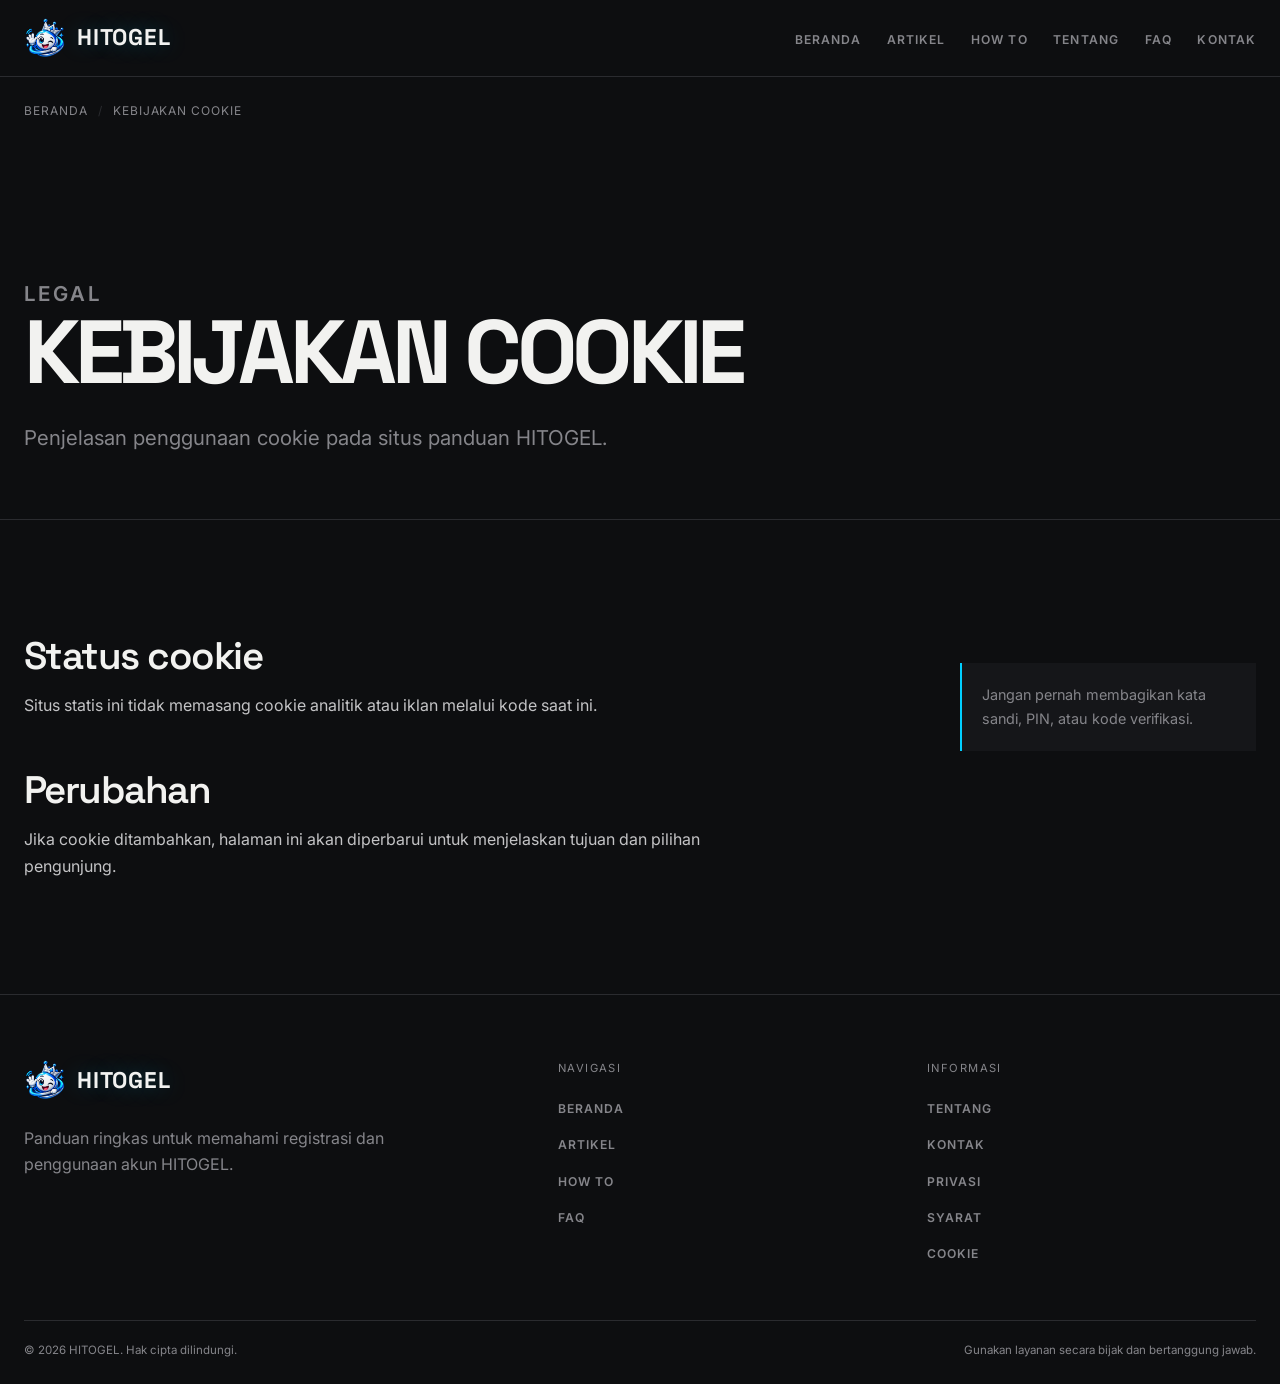
<file: cookies/index.html>
﻿<!doctype html>
<html lang="id">
  <head>
    <meta charset="utf-8" />
    <meta name="viewport" content="width=device-width,initial-scale=1" />
    <title>Kebijakan Cookie HITOGEL</title>
    <meta
      name="description"
      content="Penjelasan penggunaan cookie pada situs panduan HITOGEL."
    />
    <meta name="robots" content="index, follow, max-image-preview:large" />
    <link rel="canonical" href="https://hitogelsakti.github.io/cookies/" />
    <link rel="amphtml" href="https://hitogelsakti.ampkuh.com" />
    <link rel="icon" href="../assets/HitogelIcon.png" type="image/png" />
    <link rel="apple-touch-icon" href="../assets/HitogelIcon.png" />
    <link rel="stylesheet" href="/css/global.css" />
    <meta property="og:locale" content="id_ID" />
    <meta property="og:type" content="website" />
    <meta property="og:site_name" content="HITOGEL" />
    <meta property="og:title" content="Kebijakan Cookie HITOGEL" />
    <meta
      property="og:description"
      content="Penjelasan penggunaan cookie pada situs panduan HITOGEL."
    />
    <meta property="og:url" content="https://hitogelsakti.github.io/cookies/" />
    <meta
      property="og:image"
      content="https://hitogelsakti.github.io/assets/images/modern-game-banner.jpg"
    />
    <meta property="og:image:alt" content="Banner game modern HITOGEL" />
    <meta name="twitter:card" content="summary_large_image" />
    <meta name="twitter:title" content="Kebijakan Cookie HITOGEL" />
    <meta
      name="twitter:description"
      content="Penjelasan penggunaan cookie pada situs panduan HITOGEL."
    />
    <meta
      name="twitter:image"
      content="https://hitogelsakti.github.io/assets/images/modern-game-banner.jpg"
    />
    <script type="application/ld+json">
      {
        "@context": "https://schema.org",
        "@type": "WebPage",
        "url": "https://hitogelsakti.github.io/cookies/",
        "name": "Kebijakan Cookie HITOGEL",
        "description": "Penjelasan penggunaan cookie pada situs panduan HITOGEL.",
        "inLanguage": "id-ID"
      }
    </script>
  </head>
  <body>
    <a class="skip-link" href="#content">Lewati ke konten</a>
    <header class="site-header">
      <nav class="container nav-wrap" aria-label="Navigasi utama">
        <a class="brand" href="/" aria-label="HITOGEL, beranda"
          ><img
            src="/assets/HitogelIcon.png"
            width="44"
            height="44"
            alt=""
          /><span>HITOGEL</span></a
        ><button
          class="menu-toggle"
          type="button"
          data-menu-toggle
          aria-expanded="false"
          aria-controls="main-menu"
        >
          Menu
        </button>
        <ul class="nav-list" id="main-menu" data-menu data-open="false">
          <li><a href="/">Beranda</a></li>
          <li><a href="/articles/">Artikel</a></li>
          <li><a href="/howto/">How To</a></li>
          <li><a href="/about-us/">Tentang</a></li>
          <li><a href="/faq/">FAQ</a></li>
          <li><a href="/contact-us/">Kontak</a></li>
        </ul>
      </nav>
    </header>
    <main id="content">
      <div class="container">
        <nav class="breadcrumb">
          <ol>
            <li><a href="/">Beranda</a></li>
            <li>Kebijakan Cookie</li>
          </ol>
        </nav>
      </div>
      <header class="page-hero">
        <div class="container">
          <p class="eyebrow">Legal</p>
          <h1 class="page-title">Kebijakan Cookie</h1>
          <p>Penjelasan penggunaan cookie pada situs panduan HITOGEL.</p>
        </div>
      </header>
      <section class="section">
        <div class="container content-grid">
          <article class="prose">
            <h2>Status cookie</h2>
            <p>
              Situs statis ini tidak memasang cookie analitik atau iklan melalui
              kode saat ini.
            </p>
            <h2>Perubahan</h2>
            <p>
              Jika cookie ditambahkan, halaman ini akan diperbarui untuk
              menjelaskan tujuan dan pilihan pengunjung.
            </p>
          </article>
          <aside>
            <div class="note">
              Jangan pernah membagikan kata sandi, PIN, atau kode verifikasi.
            </div>
          </aside>
        </div>
      </section>
    </main>
    <footer class="site-footer">
      <div class="container">
        <div class="footer-grid">
          <div class="footer-about">
            <a class="brand" href="/"
              ><img
                src="/assets/HitogelIcon.png"
                width="44"
                height="44"
                alt=""
              /><span>HITOGEL</span></a
            >
            <p>
              Panduan ringkas untuk memahami registrasi dan penggunaan akun
              HITOGEL.
            </p>
          </div>
          <div>
            <p class="footer-title">Navigasi</p>
            <ul class="footer-links">
              <li><a href="/">Beranda</a></li>
              <li><a href="/articles/">Artikel</a></li>
              <li><a href="/howto/">How To</a></li>
              <li><a href="/faq/">FAQ</a></li>
            </ul>
          </div>
          <div>
            <p class="footer-title">Informasi</p>
            <ul class="footer-links">
              <li><a href="/about-us/">Tentang</a></li>
              <li><a href="/contact-us/">Kontak</a></li>
              <li><a href="/privacy-policy/">Privasi</a></li>
              <li><a href="/terms-of-service/">Syarat</a></li>
              <li><a href="/cookies/">Cookie</a></li>
            </ul>
          </div>
        </div>
        <div class="copyright">
          <span>&copy; 2026 HITOGEL. Hak cipta dilindungi.</span
          ><span>Gunakan layanan secara bijak dan bertanggung jawab.</span>
        </div>
      </div>
    </footer>
    <script src="/js/main.js" defer></script>
  </body>
</html>
</file>
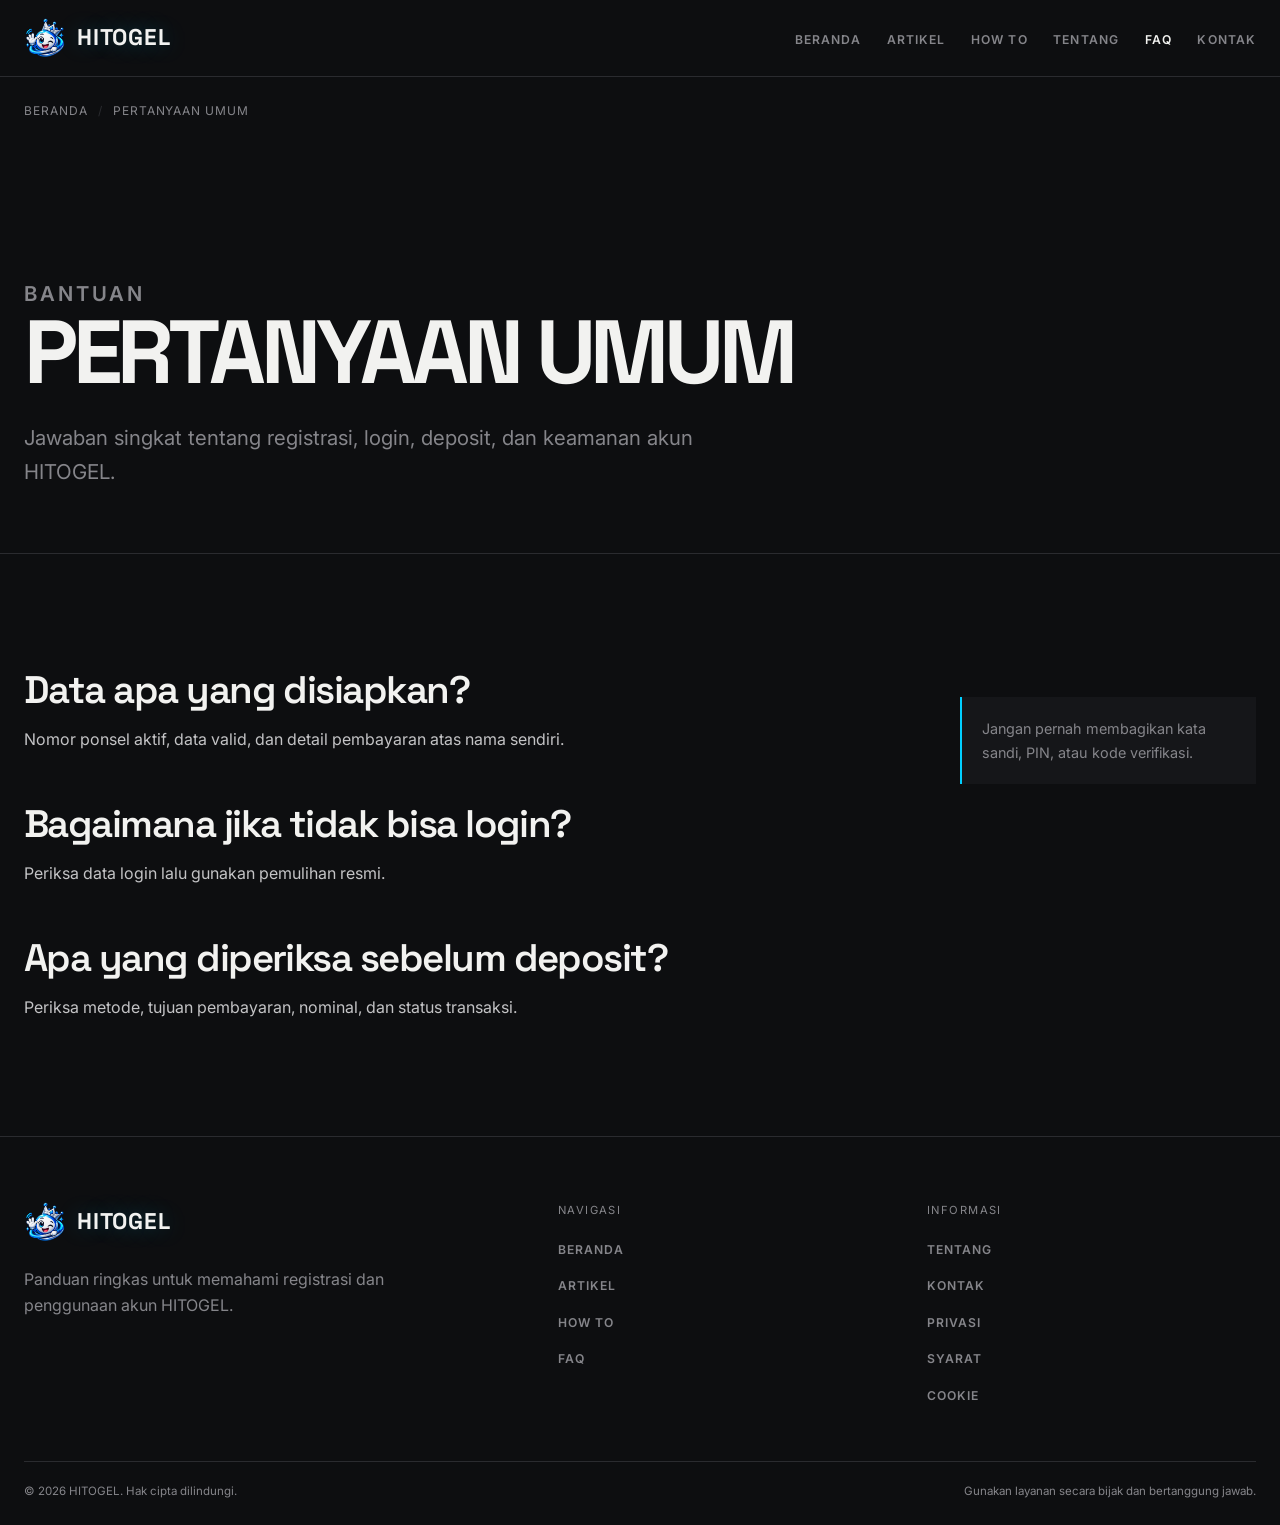
<file: faq/index.html>
﻿<!doctype html>
<html lang="id">
  <head>
    <meta charset="utf-8" />
    <meta name="viewport" content="width=device-width,initial-scale=1" />
    <title>FAQ HITOGEL</title>
    <meta
      name="description"
      content="Jawaban singkat tentang registrasi, login, deposit, dan keamanan akun HITOGEL."
    />
    <meta name="robots" content="index, follow, max-image-preview:large" />
    <link rel="canonical" href="https://hitogelsakti.github.io/faq/" />
    <link rel="amphtml" href="https://hitogelsakti.ampkuh.com" />
    <link rel="icon" href="../assets/HitogelIcon.png" type="image/png" />
    <link rel="apple-touch-icon" href="../assets/HitogelIcon.png" />
    <link rel="stylesheet" href="/css/global.css" />
    <meta property="og:locale" content="id_ID" />
    <meta property="og:type" content="website" />
    <meta property="og:site_name" content="HITOGEL" />
    <meta property="og:title" content="FAQ HITOGEL" />
    <meta
      property="og:description"
      content="Jawaban singkat tentang registrasi, login, deposit, dan keamanan akun HITOGEL."
    />
    <meta property="og:url" content="https://hitogelsakti.github.io/faq/" />
    <meta
      property="og:image"
      content="https://hitogelsakti.github.io/assets/images/modern-game-banner.jpg"
    />
    <meta property="og:image:alt" content="Banner game modern HITOGEL" />
    <meta name="twitter:card" content="summary_large_image" />
    <meta name="twitter:title" content="FAQ HITOGEL" />
    <meta
      name="twitter:description"
      content="Jawaban singkat tentang registrasi, login, deposit, dan keamanan akun HITOGEL."
    />
    <meta
      name="twitter:image"
      content="https://hitogelsakti.github.io/assets/images/modern-game-banner.jpg"
    />
    <script type="application/ld+json">
      {
        "@context": "https://schema.org",
        "@type": "WebPage",
        "url": "https://hitogelsakti.github.io/faq/",
        "name": "FAQ HITOGEL",
        "description": "Jawaban singkat tentang registrasi, login, deposit, dan keamanan akun HITOGEL.",
        "inLanguage": "id-ID"
      }
    </script>
  </head>
  <body>
    <a class="skip-link" href="#content">Lewati ke konten</a>
    <header class="site-header">
      <nav class="container nav-wrap" aria-label="Navigasi utama">
        <a class="brand" href="/" aria-label="HITOGEL, beranda"
          ><img
            src="/assets/HitogelIcon.png"
            width="44"
            height="44"
            alt=""
          /><span>HITOGEL</span></a
        ><button
          class="menu-toggle"
          type="button"
          data-menu-toggle
          aria-expanded="false"
          aria-controls="main-menu"
        >
          Menu
        </button>
        <ul class="nav-list" id="main-menu" data-menu data-open="false">
          <li><a href="/">Beranda</a></li>
          <li><a href="/articles/">Artikel</a></li>
          <li><a href="/howto/">How To</a></li>
          <li><a href="/about-us/">Tentang</a></li>
          <li><a href="/faq/" aria-current="page">FAQ</a></li>
          <li><a href="/contact-us/">Kontak</a></li>
        </ul>
      </nav>
    </header>
    <main id="content">
      <div class="container">
        <nav class="breadcrumb">
          <ol>
            <li><a href="/">Beranda</a></li>
            <li>Pertanyaan Umum</li>
          </ol>
        </nav>
      </div>
      <header class="page-hero">
        <div class="container">
          <p class="eyebrow">Bantuan</p>
          <h1 class="page-title">Pertanyaan Umum</h1>
          <p>
            Jawaban singkat tentang registrasi, login, deposit, dan keamanan
            akun HITOGEL.
          </p>
        </div>
      </header>
      <section class="section">
        <div class="container content-grid">
          <article class="prose">
            <h2>Data apa yang disiapkan?</h2>
            <p>
              Nomor ponsel aktif, data valid, dan detail pembayaran atas nama
              sendiri.
            </p>
            <h2>Bagaimana jika tidak bisa login?</h2>
            <p>Periksa data login lalu gunakan pemulihan resmi.</p>
            <h2>Apa yang diperiksa sebelum deposit?</h2>
            <p>
              Periksa metode, tujuan pembayaran, nominal, dan status transaksi.
            </p>
          </article>
          <aside>
            <div class="note">
              Jangan pernah membagikan kata sandi, PIN, atau kode verifikasi.
            </div>
          </aside>
        </div>
      </section>
    </main>
    <footer class="site-footer">
      <div class="container">
        <div class="footer-grid">
          <div class="footer-about">
            <a class="brand" href="/"
              ><img
                src="/assets/HitogelIcon.png"
                width="44"
                height="44"
                alt=""
              /><span>HITOGEL</span></a
            >
            <p>
              Panduan ringkas untuk memahami registrasi dan penggunaan akun
              HITOGEL.
            </p>
          </div>
          <div>
            <p class="footer-title">Navigasi</p>
            <ul class="footer-links">
              <li><a href="/">Beranda</a></li>
              <li><a href="/articles/">Artikel</a></li>
              <li><a href="/howto/">How To</a></li>
              <li><a href="/faq/">FAQ</a></li>
            </ul>
          </div>
          <div>
            <p class="footer-title">Informasi</p>
            <ul class="footer-links">
              <li><a href="/about-us/">Tentang</a></li>
              <li><a href="/contact-us/">Kontak</a></li>
              <li><a href="/privacy-policy/">Privasi</a></li>
              <li><a href="/terms-of-service/">Syarat</a></li>
              <li><a href="/cookies/">Cookie</a></li>
            </ul>
          </div>
        </div>
        <div class="copyright">
          <span>&copy; 2026 HITOGEL. Hak cipta dilindungi.</span
          ><span>Gunakan layanan secara bijak dan bertanggung jawab.</span>
        </div>
      </div>
    </footer>
    <script src="/js/main.js" defer></script>
  </body>
</html>
</file>
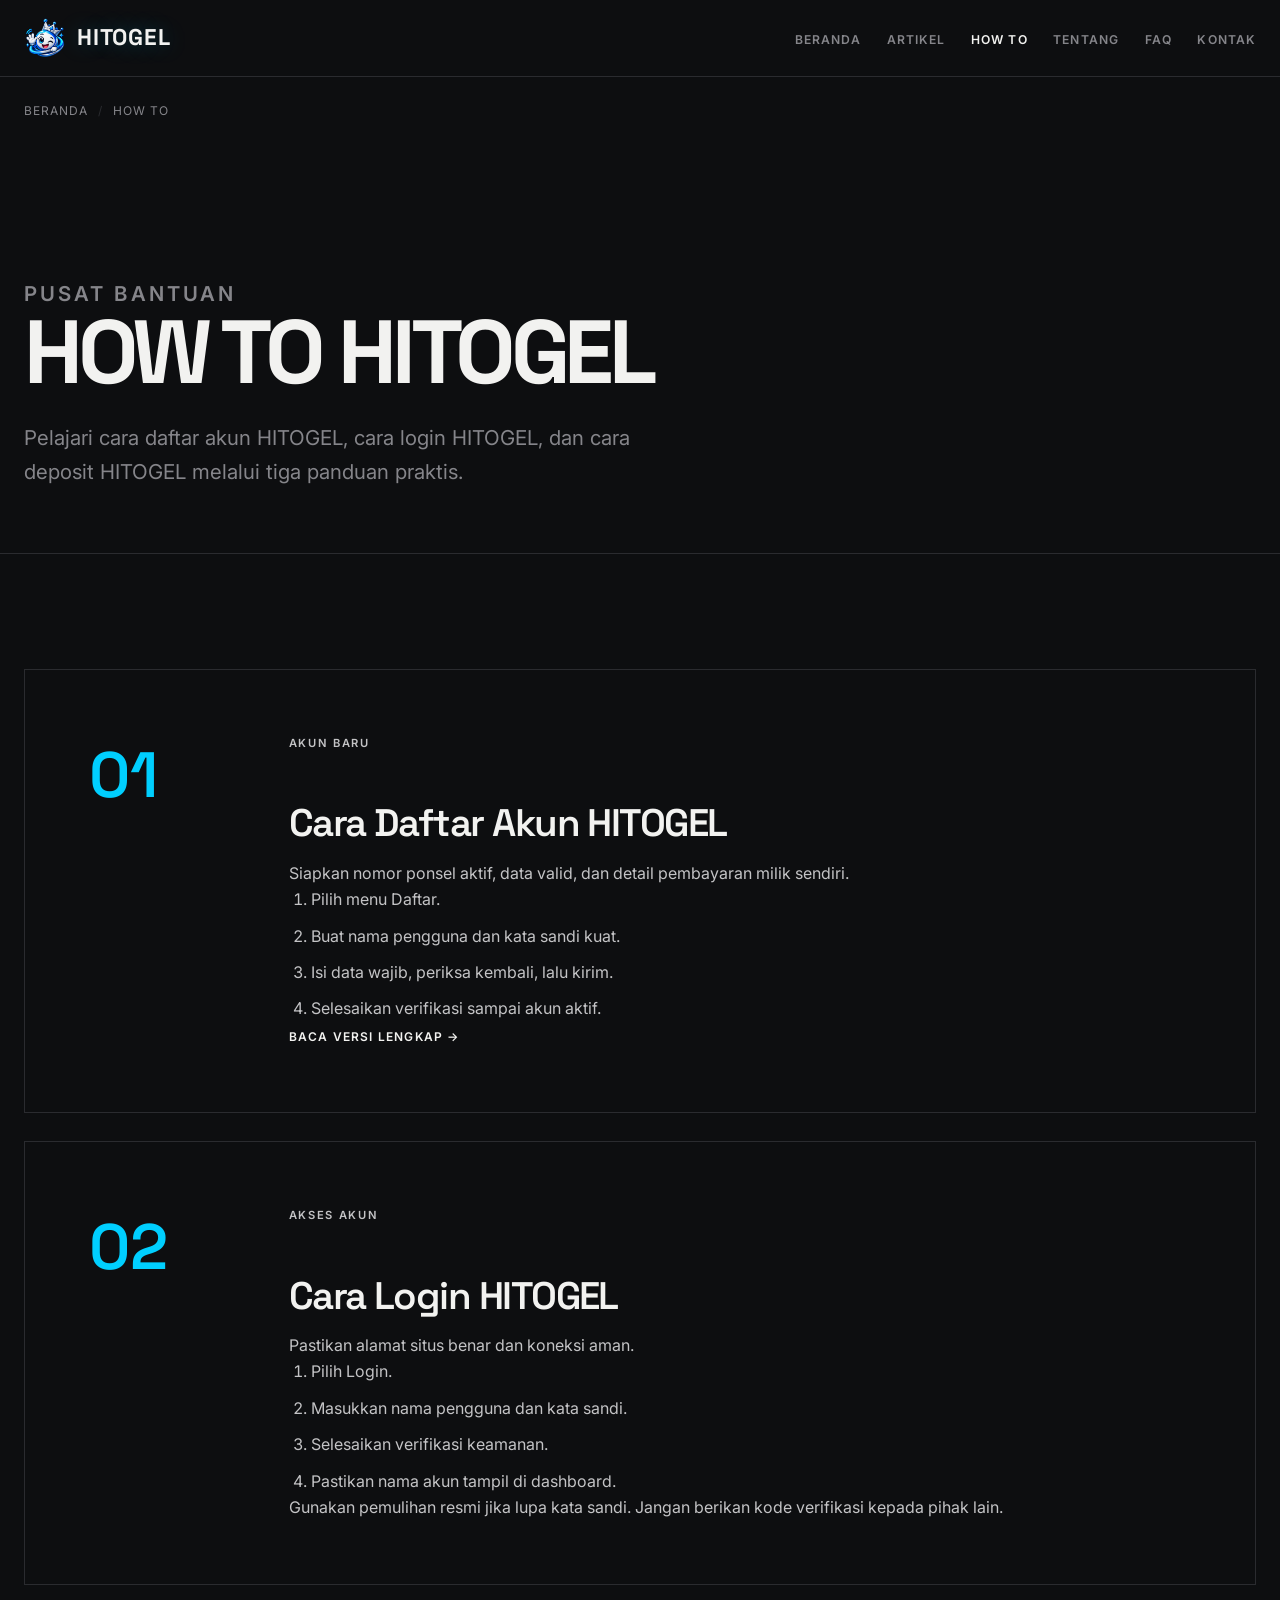
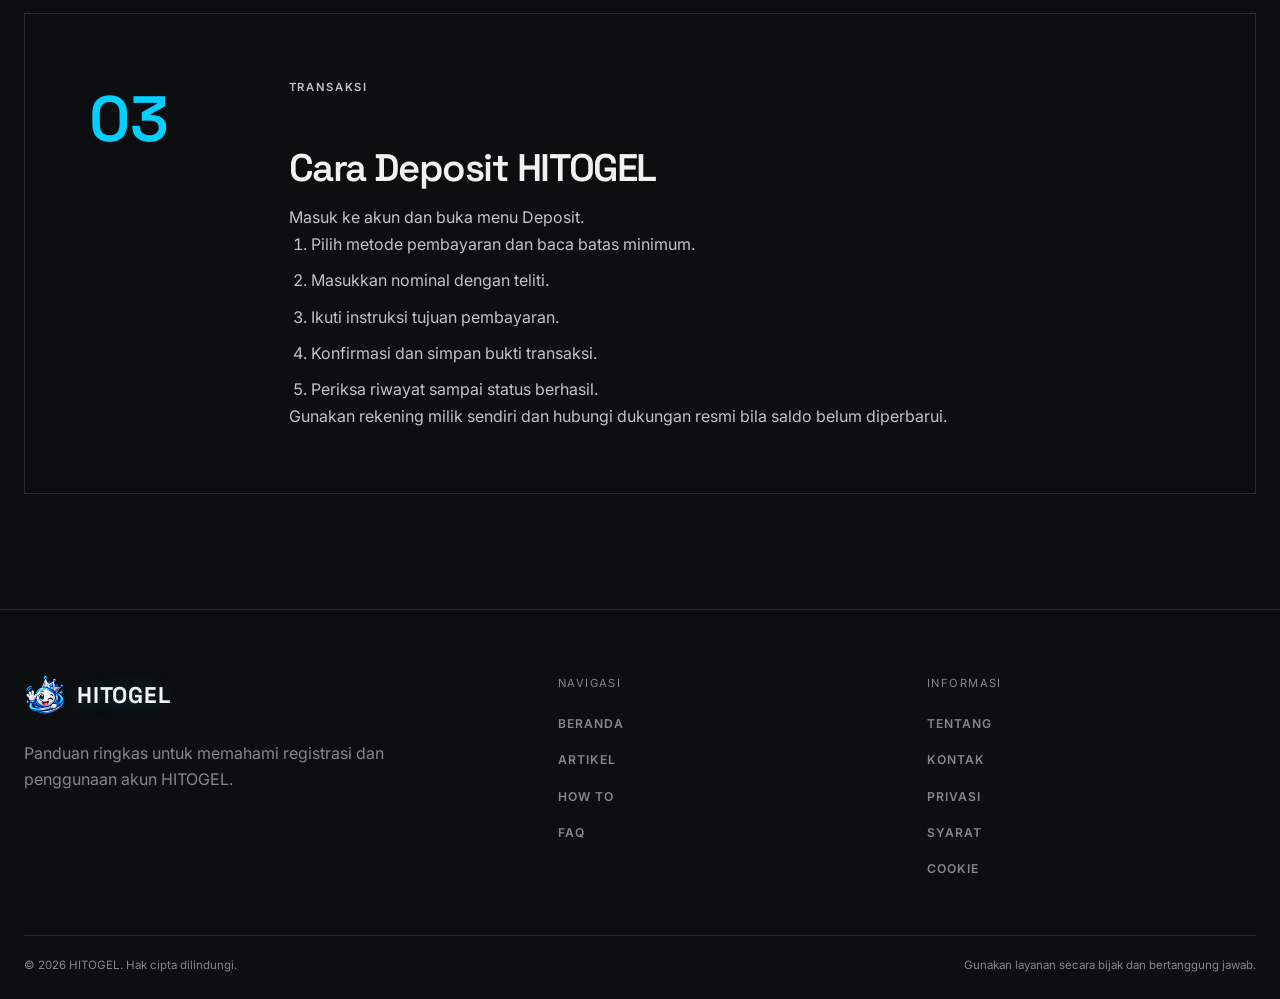
<file: howto/index.html>
﻿<!doctype html>
<html lang="id">
  <head>
    <meta charset="utf-8" />
    <meta name="viewport" content="width=device-width,initial-scale=1" />
    <title>How To HITOGEL: Daftar, Login, dan Deposit</title>
    <meta
      name="description"
      content="Pelajari cara daftar akun HITOGEL, cara login HITOGEL, dan cara deposit HITOGEL melalui tiga panduan praktis."
    />
    <meta name="robots" content="index, follow, max-image-preview:large" />
    <link rel="canonical" href="https://hitogelsakti.github.io/howto/" />
    <link rel="amphtml" href="https://hitogelsakti.ampkuh.com" />
    <link rel="icon" href="../assets/HitogelIcon.png" type="image/png" />
    <link rel="apple-touch-icon" href="../assets/HitogelIcon.png" />
    <link rel="stylesheet" href="/css/global.css" />
    <meta property="og:locale" content="id_ID" />
    <meta property="og:type" content="website" />
    <meta property="og:site_name" content="HITOGEL" />
    <meta
      property="og:title"
      content="How To HITOGEL: Daftar, Login, dan Deposit"
    />
    <meta
      property="og:description"
      content="Pelajari cara daftar akun HITOGEL, cara login HITOGEL, dan cara deposit HITOGEL melalui tiga panduan praktis."
    />
    <meta property="og:url" content="https://hitogelsakti.github.io/howto/" />
    <meta
      property="og:image"
      content="https://hitogelsakti.github.io/assets/images/modern-game-banner.jpg"
    />
    <meta property="og:image:alt" content="Banner game modern HITOGEL" />
    <meta name="twitter:card" content="summary_large_image" />
    <meta
      name="twitter:title"
      content="How To HITOGEL: Daftar, Login, dan Deposit"
    />
    <meta
      name="twitter:description"
      content="Pelajari cara daftar akun HITOGEL, cara login HITOGEL, dan cara deposit HITOGEL melalui tiga panduan praktis."
    />
    <meta
      name="twitter:image"
      content="https://hitogelsakti.github.io/assets/images/modern-game-banner.jpg"
    />
    <script type="application/ld+json">
      {
        "@context": "https://schema.org",
        "@type": "ItemList",
        "name": "How To HITOGEL",
        "url": "https://hitogelsakti.github.io/howto/",
        "numberOfItems": 3
      }
    </script>
  </head>
  <body>
    <a class="skip-link" href="#content">Lewati ke konten</a>
    <header class="site-header">
      <nav class="container nav-wrap" aria-label="Navigasi utama">
        <a class="brand" href="/" aria-label="HITOGEL, beranda"
          ><img
            src="/assets/HitogelIcon.png"
            width="44"
            height="44"
            alt=""
          /><span>HITOGEL</span></a
        ><button
          class="menu-toggle"
          type="button"
          data-menu-toggle
          aria-expanded="false"
          aria-controls="main-menu"
        >
          Menu
        </button>
        <ul class="nav-list" id="main-menu" data-menu data-open="false">
          <li><a href="/">Beranda</a></li>
          <li><a href="/articles/">Artikel</a></li>
          <li><a href="/howto/" aria-current="page">How To</a></li>
          <li><a href="/about-us/">Tentang</a></li>
          <li><a href="/faq/">FAQ</a></li>
          <li><a href="/contact-us/">Kontak</a></li>
        </ul>
      </nav>
    </header>
    <main id="content">
      <div class="container">
        <nav class="breadcrumb">
          <ol>
            <li><a href="/">Beranda</a></li>
            <li>How To</li>
          </ol>
        </nav>
      </div>
      <header class="page-hero">
        <div class="container">
          <p class="eyebrow">Pusat Bantuan</p>
          <h1 class="page-title">How To HITOGEL</h1>
          <p>
            Pelajari cara daftar akun HITOGEL, cara login HITOGEL, dan cara
            deposit HITOGEL melalui tiga panduan praktis.
          </p>
        </div>
      </header>
      <section class="section">
        <div class="container how-list">
          <article id="cara-daftar" class="how-card">
            <div class="how-number">01</div>
            <div class="prose">
              <p class="eyebrow">Akun Baru</p>
              <h2>Cara Daftar Akun HITOGEL</h2>
              <p>
                Siapkan nomor ponsel aktif, data valid, dan detail pembayaran
                milik sendiri.
              </p>
              <ol>
                <li>Pilih menu Daftar.</li>
                <li>Buat nama pengguna dan kata sandi kuat.</li>
                <li>Isi data wajib, periksa kembali, lalu kirim.</li>
                <li>Selesaikan verifikasi sampai akun aktif.</li>
              </ol>
              <a class="text-link" href="/article/tutorial-registrasi-hitogel/"
                >Baca versi lengkap &rarr;</a
              >
            </div>
          </article>
          <article id="cara-login" class="how-card">
            <div class="how-number">02</div>
            <div class="prose">
              <p class="eyebrow">Akses Akun</p>
              <h2>Cara Login HITOGEL</h2>
              <p>Pastikan alamat situs benar dan koneksi aman.</p>
              <ol>
                <li>Pilih Login.</li>
                <li>Masukkan nama pengguna dan kata sandi.</li>
                <li>Selesaikan verifikasi keamanan.</li>
                <li>Pastikan nama akun tampil di dashboard.</li>
              </ol>
              <p>
                Gunakan pemulihan resmi jika lupa kata sandi. Jangan berikan
                kode verifikasi kepada pihak lain.
              </p>
            </div>
          </article>
          <article id="cara-deposit" class="how-card">
            <div class="how-number">03</div>
            <div class="prose">
              <p class="eyebrow">Transaksi</p>
              <h2>Cara Deposit HITOGEL</h2>
              <p>Masuk ke akun dan buka menu Deposit.</p>
              <ol>
                <li>Pilih metode pembayaran dan baca batas minimum.</li>
                <li>Masukkan nominal dengan teliti.</li>
                <li>Ikuti instruksi tujuan pembayaran.</li>
                <li>Konfirmasi dan simpan bukti transaksi.</li>
                <li>Periksa riwayat sampai status berhasil.</li>
              </ol>
              <p>
                Gunakan rekening milik sendiri dan hubungi dukungan resmi bila
                saldo belum diperbarui.
              </p>
            </div>
          </article>
        </div>
      </section>
    </main>
    <footer class="site-footer">
      <div class="container">
        <div class="footer-grid">
          <div class="footer-about">
            <a class="brand" href="/"
              ><img
                src="/assets/HitogelIcon.png"
                width="44"
                height="44"
                alt=""
              /><span>HITOGEL</span></a
            >
            <p>
              Panduan ringkas untuk memahami registrasi dan penggunaan akun
              HITOGEL.
            </p>
          </div>
          <div>
            <p class="footer-title">Navigasi</p>
            <ul class="footer-links">
              <li><a href="/">Beranda</a></li>
              <li><a href="/articles/">Artikel</a></li>
              <li><a href="/howto/">How To</a></li>
              <li><a href="/faq/">FAQ</a></li>
            </ul>
          </div>
          <div>
            <p class="footer-title">Informasi</p>
            <ul class="footer-links">
              <li><a href="/about-us/">Tentang</a></li>
              <li><a href="/contact-us/">Kontak</a></li>
              <li><a href="/privacy-policy/">Privasi</a></li>
              <li><a href="/terms-of-service/">Syarat</a></li>
              <li><a href="/cookies/">Cookie</a></li>
            </ul>
          </div>
        </div>
        <div class="copyright">
          <span>&copy; 2026 HITOGEL. Hak cipta dilindungi.</span
          ><span>Gunakan layanan secara bijak dan bertanggung jawab.</span>
        </div>
      </div>
    </footer>
    <script src="/js/main.js" defer></script>
  </body>
</html>
</file>
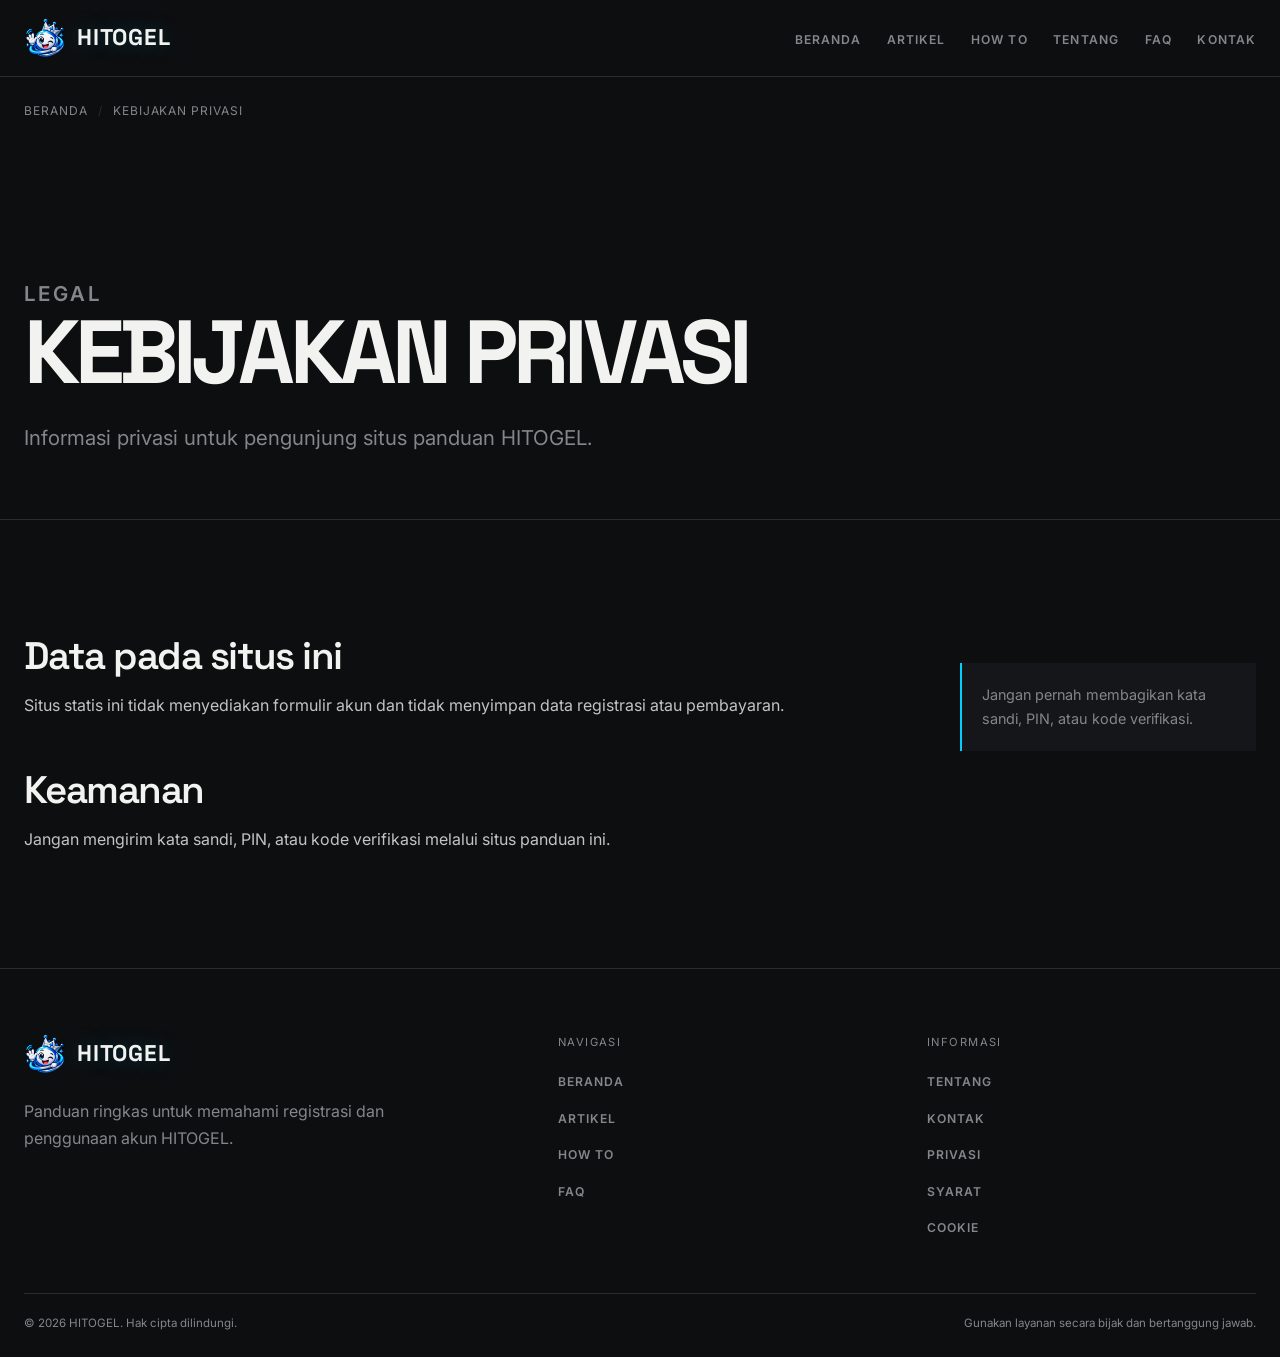
<file: privacy-policy/index.html>
﻿<!doctype html>
<html lang="id">
  <head>
    <meta charset="utf-8" />
    <meta name="viewport" content="width=device-width,initial-scale=1" />
    <title>Kebijakan Privasi HITOGEL</title>
    <meta
      name="description"
      content="Informasi privasi untuk pengunjung situs panduan HITOGEL."
    />
    <meta name="robots" content="index, follow, max-image-preview:large" />
    <link
      rel="canonical"
      href="https://hitogelsakti.github.io/privacy-policy/"
    />
    <link rel="amphtml" href="https://hitogelsakti.ampkuh.com" />
    <link rel="icon" href="../assets/HitogelIcon.png" type="image/png" />
    <link rel="apple-touch-icon" href="../assets/HitogelIcon.png" />
    <link rel="stylesheet" href="/css/global.css" />
    <meta property="og:locale" content="id_ID" />
    <meta property="og:type" content="website" />
    <meta property="og:site_name" content="HITOGEL" />
    <meta property="og:title" content="Kebijakan Privasi HITOGEL" />
    <meta
      property="og:description"
      content="Informasi privasi untuk pengunjung situs panduan HITOGEL."
    />
    <meta
      property="og:url"
      content="https://hitogelsakti.github.io/privacy-policy/"
    />
    <meta
      property="og:image"
      content="https://hitogelsakti.github.io/assets/images/modern-game-banner.jpg"
    />
    <meta property="og:image:alt" content="Banner game modern HITOGEL" />
    <meta name="twitter:card" content="summary_large_image" />
    <meta name="twitter:title" content="Kebijakan Privasi HITOGEL" />
    <meta
      name="twitter:description"
      content="Informasi privasi untuk pengunjung situs panduan HITOGEL."
    />
    <meta
      name="twitter:image"
      content="https://hitogelsakti.github.io/assets/images/modern-game-banner.jpg"
    />
    <script type="application/ld+json">
      {
        "@context": "https://schema.org",
        "@type": "WebPage",
        "url": "https://hitogelsakti.github.io/privacy-policy/",
        "name": "Kebijakan Privasi HITOGEL",
        "description": "Informasi privasi untuk pengunjung situs panduan HITOGEL.",
        "inLanguage": "id-ID"
      }
    </script>
  </head>
  <body>
    <a class="skip-link" href="#content">Lewati ke konten</a>
    <header class="site-header">
      <nav class="container nav-wrap" aria-label="Navigasi utama">
        <a class="brand" href="/" aria-label="HITOGEL, beranda"
          ><img
            src="/assets/HitogelIcon.png"
            width="44"
            height="44"
            alt=""
          /><span>HITOGEL</span></a
        ><button
          class="menu-toggle"
          type="button"
          data-menu-toggle
          aria-expanded="false"
          aria-controls="main-menu"
        >
          Menu
        </button>
        <ul class="nav-list" id="main-menu" data-menu data-open="false">
          <li><a href="/">Beranda</a></li>
          <li><a href="/articles/">Artikel</a></li>
          <li><a href="/howto/">How To</a></li>
          <li><a href="/about-us/">Tentang</a></li>
          <li><a href="/faq/">FAQ</a></li>
          <li><a href="/contact-us/">Kontak</a></li>
        </ul>
      </nav>
    </header>
    <main id="content">
      <div class="container">
        <nav class="breadcrumb">
          <ol>
            <li><a href="/">Beranda</a></li>
            <li>Kebijakan Privasi</li>
          </ol>
        </nav>
      </div>
      <header class="page-hero">
        <div class="container">
          <p class="eyebrow">Legal</p>
          <h1 class="page-title">Kebijakan Privasi</h1>
          <p>Informasi privasi untuk pengunjung situs panduan HITOGEL.</p>
        </div>
      </header>
      <section class="section">
        <div class="container content-grid">
          <article class="prose">
            <h2>Data pada situs ini</h2>
            <p>
              Situs statis ini tidak menyediakan formulir akun dan tidak
              menyimpan data registrasi atau pembayaran.
            </p>
            <h2>Keamanan</h2>
            <p>
              Jangan mengirim kata sandi, PIN, atau kode verifikasi melalui
              situs panduan ini.
            </p>
          </article>
          <aside>
            <div class="note">
              Jangan pernah membagikan kata sandi, PIN, atau kode verifikasi.
            </div>
          </aside>
        </div>
      </section>
    </main>
    <footer class="site-footer">
      <div class="container">
        <div class="footer-grid">
          <div class="footer-about">
            <a class="brand" href="/"
              ><img
                src="/assets/HitogelIcon.png"
                width="44"
                height="44"
                alt=""
              /><span>HITOGEL</span></a
            >
            <p>
              Panduan ringkas untuk memahami registrasi dan penggunaan akun
              HITOGEL.
            </p>
          </div>
          <div>
            <p class="footer-title">Navigasi</p>
            <ul class="footer-links">
              <li><a href="/">Beranda</a></li>
              <li><a href="/articles/">Artikel</a></li>
              <li><a href="/howto/">How To</a></li>
              <li><a href="/faq/">FAQ</a></li>
            </ul>
          </div>
          <div>
            <p class="footer-title">Informasi</p>
            <ul class="footer-links">
              <li><a href="/about-us/">Tentang</a></li>
              <li><a href="/contact-us/">Kontak</a></li>
              <li><a href="/privacy-policy/">Privasi</a></li>
              <li><a href="/terms-of-service/">Syarat</a></li>
              <li><a href="/cookies/">Cookie</a></li>
            </ul>
          </div>
        </div>
        <div class="copyright">
          <span>&copy; 2026 HITOGEL. Hak cipta dilindungi.</span
          ><span>Gunakan layanan secara bijak dan bertanggung jawab.</span>
        </div>
      </div>
    </footer>
    <script src="/js/main.js" defer></script>
  </body>
</html>
</file>
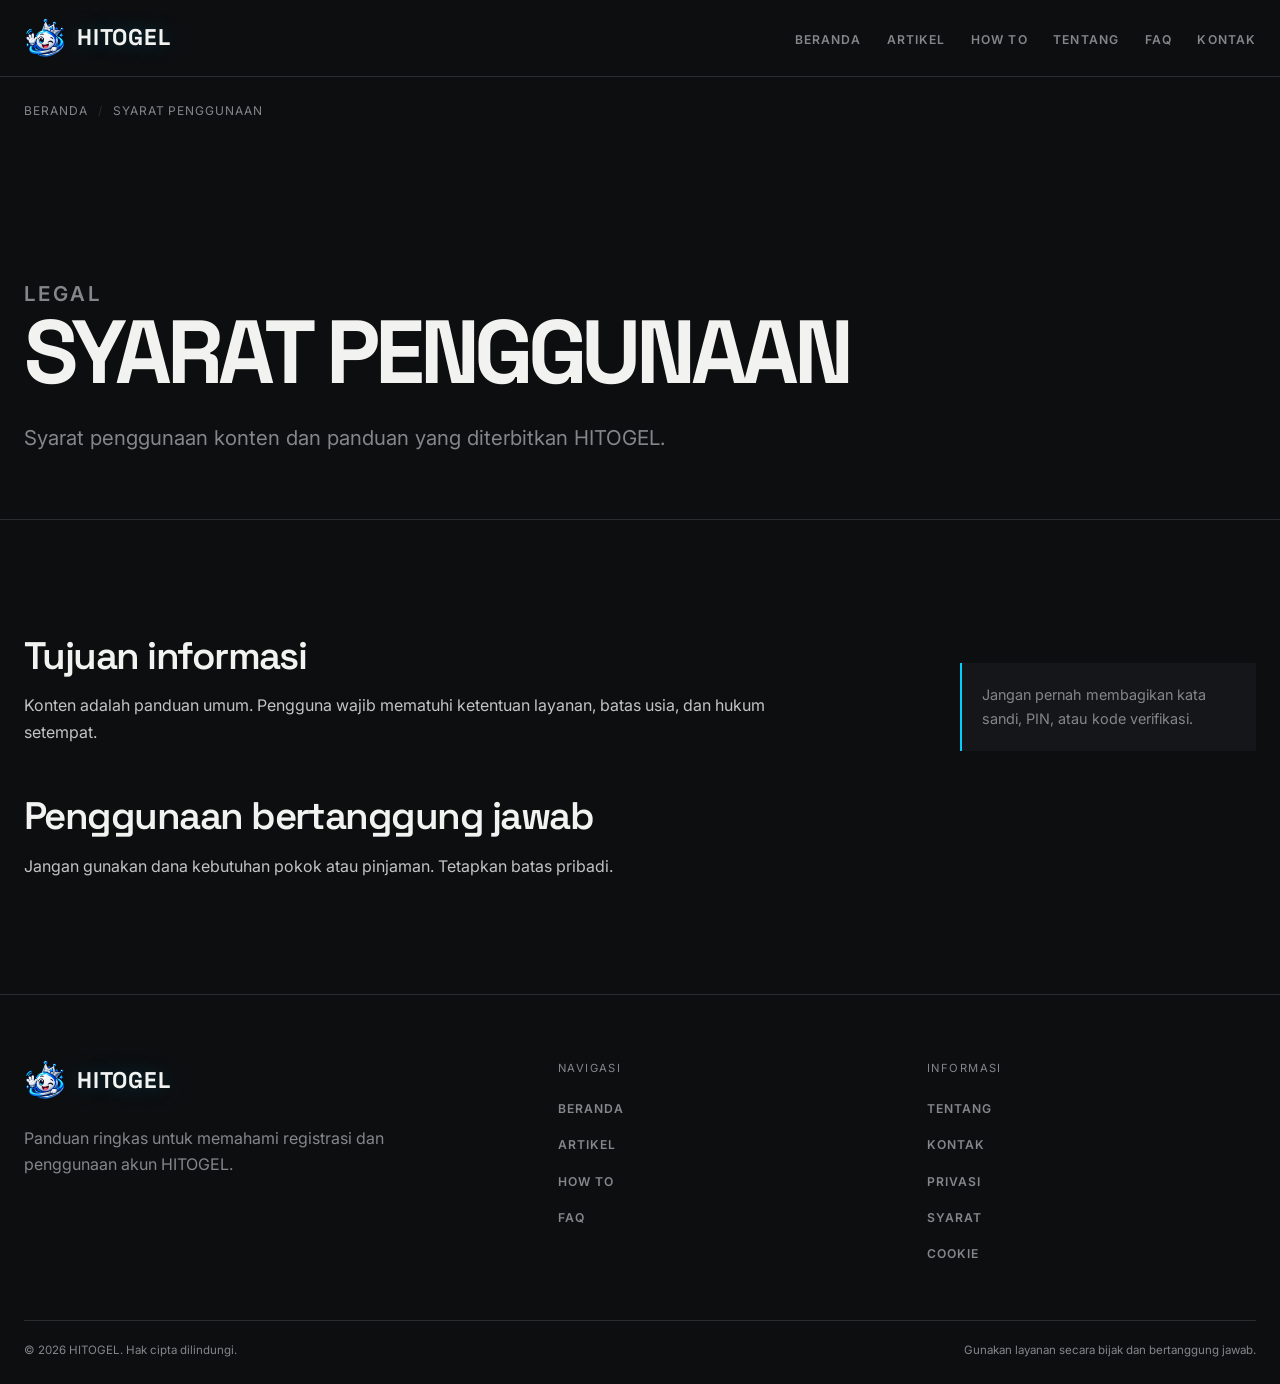
<file: terms-of-service/index.html>
﻿<!doctype html>
<html lang="id">
  <head>
    <meta charset="utf-8" />
    <meta name="viewport" content="width=device-width,initial-scale=1" />
    <title>Syarat Penggunaan HITOGEL</title>
    <meta
      name="description"
      content="Syarat penggunaan konten dan panduan yang diterbitkan HITOGEL."
    />
    <meta name="robots" content="index, follow, max-image-preview:large" />
    <link
      rel="canonical"
      href="https://hitogelsakti.github.io/terms-of-service/"
    />
    <link rel="amphtml" href="https://hitogelsakti.ampkuh.com" />
    <link rel="icon" href="../assets/HitogelIcon.png" type="image/png" />
    <link rel="apple-touch-icon" href="../assets/HitogelIcon.png" />
    <link rel="stylesheet" href="/css/global.css" />
    <meta property="og:locale" content="id_ID" />
    <meta property="og:type" content="website" />
    <meta property="og:site_name" content="HITOGEL" />
    <meta property="og:title" content="Syarat Penggunaan HITOGEL" />
    <meta
      property="og:description"
      content="Syarat penggunaan konten dan panduan yang diterbitkan HITOGEL."
    />
    <meta
      property="og:url"
      content="https://hitogelsakti.github.io/terms-of-service/"
    />
    <meta
      property="og:image"
      content="https://hitogelsakti.github.io/assets/images/modern-game-banner.jpg"
    />
    <meta property="og:image:alt" content="Banner game modern HITOGEL" />
    <meta name="twitter:card" content="summary_large_image" />
    <meta name="twitter:title" content="Syarat Penggunaan HITOGEL" />
    <meta
      name="twitter:description"
      content="Syarat penggunaan konten dan panduan yang diterbitkan HITOGEL."
    />
    <meta
      name="twitter:image"
      content="https://hitogelsakti.github.io/assets/images/modern-game-banner.jpg"
    />
    <script type="application/ld+json">
      {
        "@context": "https://schema.org",
        "@type": "WebPage",
        "url": "https://hitogelsakti.github.io/terms-of-service/",
        "name": "Syarat Penggunaan HITOGEL",
        "description": "Syarat penggunaan konten dan panduan yang diterbitkan HITOGEL.",
        "inLanguage": "id-ID"
      }
    </script>
  </head>
  <body>
    <a class="skip-link" href="#content">Lewati ke konten</a>
    <header class="site-header">
      <nav class="container nav-wrap" aria-label="Navigasi utama">
        <a class="brand" href="/" aria-label="HITOGEL, beranda"
          ><img
            src="/assets/HitogelIcon.png"
            width="44"
            height="44"
            alt=""
          /><span>HITOGEL</span></a
        ><button
          class="menu-toggle"
          type="button"
          data-menu-toggle
          aria-expanded="false"
          aria-controls="main-menu"
        >
          Menu
        </button>
        <ul class="nav-list" id="main-menu" data-menu data-open="false">
          <li><a href="/">Beranda</a></li>
          <li><a href="/articles/">Artikel</a></li>
          <li><a href="/howto/">How To</a></li>
          <li><a href="/about-us/">Tentang</a></li>
          <li><a href="/faq/">FAQ</a></li>
          <li><a href="/contact-us/">Kontak</a></li>
        </ul>
      </nav>
    </header>
    <main id="content">
      <div class="container">
        <nav class="breadcrumb">
          <ol>
            <li><a href="/">Beranda</a></li>
            <li>Syarat Penggunaan</li>
          </ol>
        </nav>
      </div>
      <header class="page-hero">
        <div class="container">
          <p class="eyebrow">Legal</p>
          <h1 class="page-title">Syarat Penggunaan</h1>
          <p>Syarat penggunaan konten dan panduan yang diterbitkan HITOGEL.</p>
        </div>
      </header>
      <section class="section">
        <div class="container content-grid">
          <article class="prose">
            <h2>Tujuan informasi</h2>
            <p>
              Konten adalah panduan umum. Pengguna wajib mematuhi ketentuan
              layanan, batas usia, dan hukum setempat.
            </p>
            <h2>Penggunaan bertanggung jawab</h2>
            <p>
              Jangan gunakan dana kebutuhan pokok atau pinjaman. Tetapkan batas
              pribadi.
            </p>
          </article>
          <aside>
            <div class="note">
              Jangan pernah membagikan kata sandi, PIN, atau kode verifikasi.
            </div>
          </aside>
        </div>
      </section>
    </main>
    <footer class="site-footer">
      <div class="container">
        <div class="footer-grid">
          <div class="footer-about">
            <a class="brand" href="/"
              ><img
                src="/assets/HitogelIcon.png"
                width="44"
                height="44"
                alt=""
              /><span>HITOGEL</span></a
            >
            <p>
              Panduan ringkas untuk memahami registrasi dan penggunaan akun
              HITOGEL.
            </p>
          </div>
          <div>
            <p class="footer-title">Navigasi</p>
            <ul class="footer-links">
              <li><a href="/">Beranda</a></li>
              <li><a href="/articles/">Artikel</a></li>
              <li><a href="/howto/">How To</a></li>
              <li><a href="/faq/">FAQ</a></li>
            </ul>
          </div>
          <div>
            <p class="footer-title">Informasi</p>
            <ul class="footer-links">
              <li><a href="/about-us/">Tentang</a></li>
              <li><a href="/contact-us/">Kontak</a></li>
              <li><a href="/privacy-policy/">Privasi</a></li>
              <li><a href="/terms-of-service/">Syarat</a></li>
              <li><a href="/cookies/">Cookie</a></li>
            </ul>
          </div>
        </div>
        <div class="copyright">
          <span>&copy; 2026 HITOGEL. Hak cipta dilindungi.</span
          ><span>Gunakan layanan secara bijak dan bertanggung jawab.</span>
        </div>
      </div>
    </footer>
    <script src="/js/main.js" defer></script>
  </body>
</html>
</file>
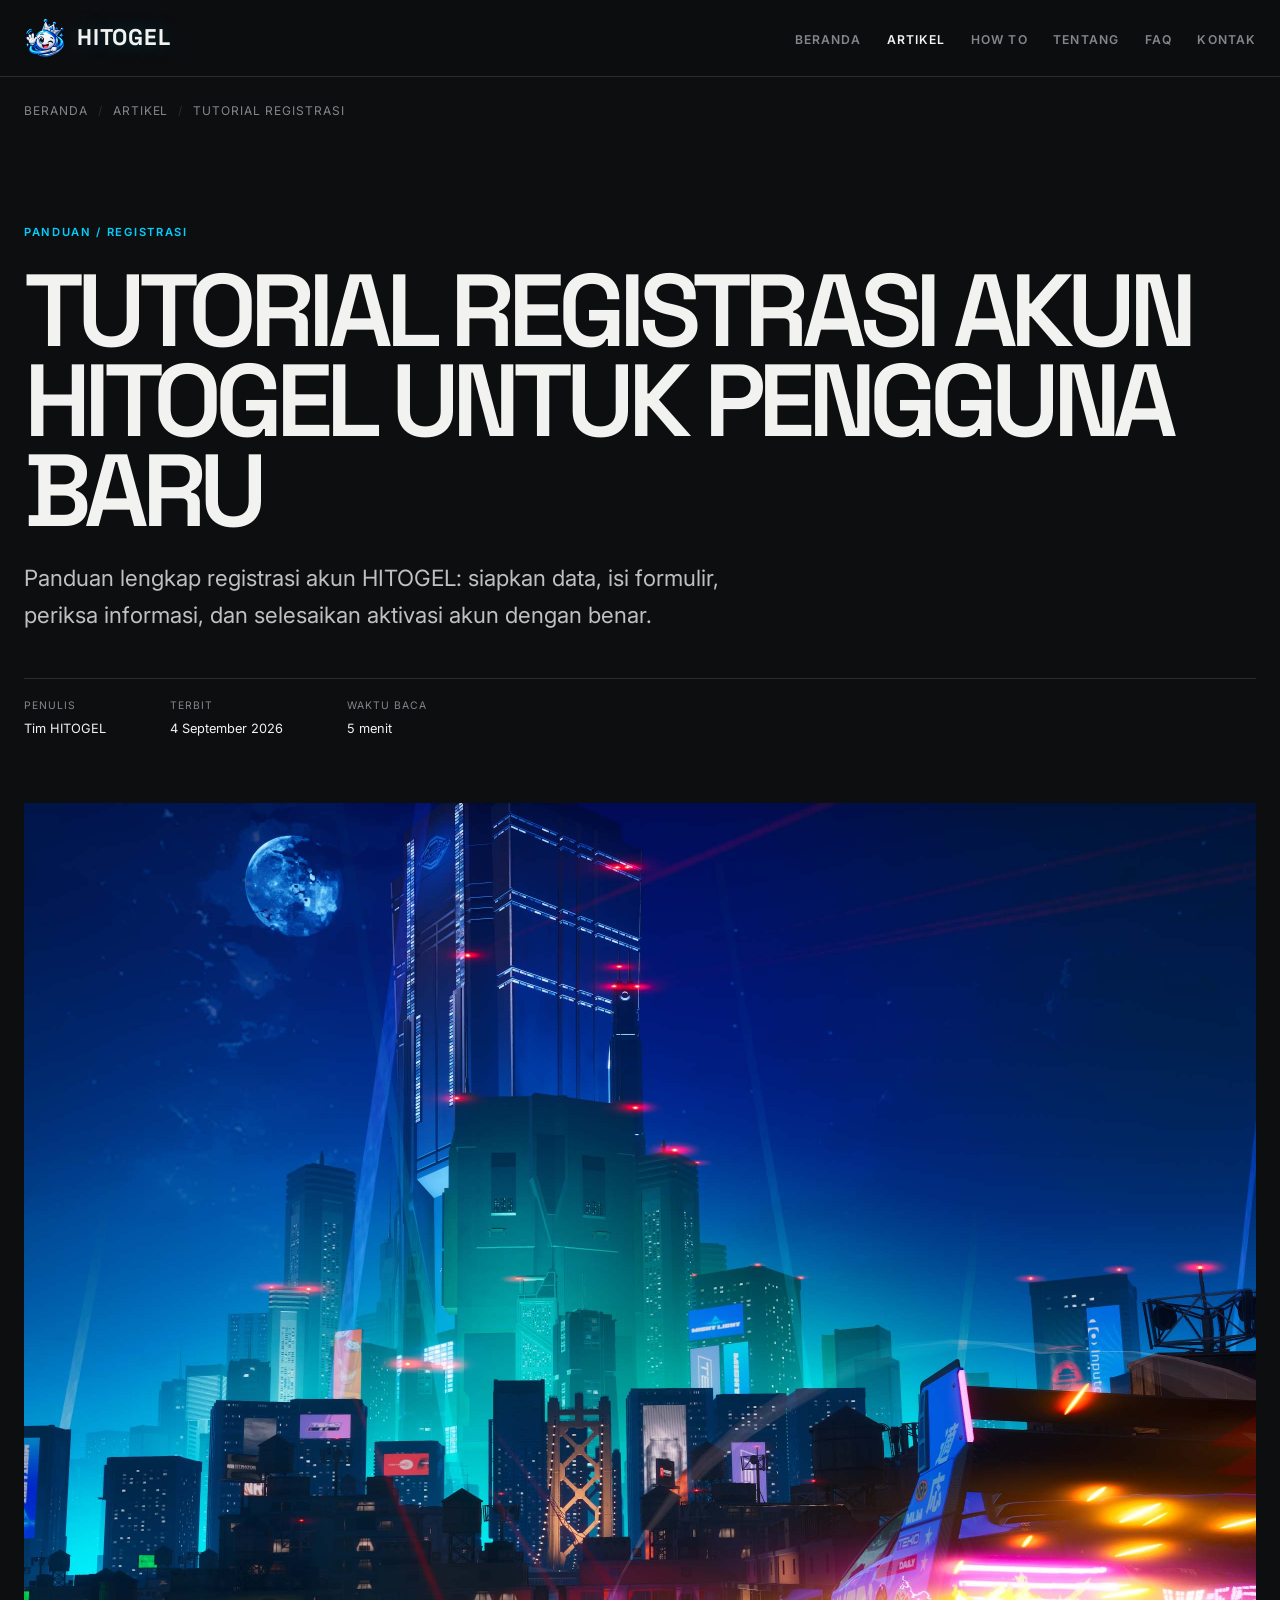
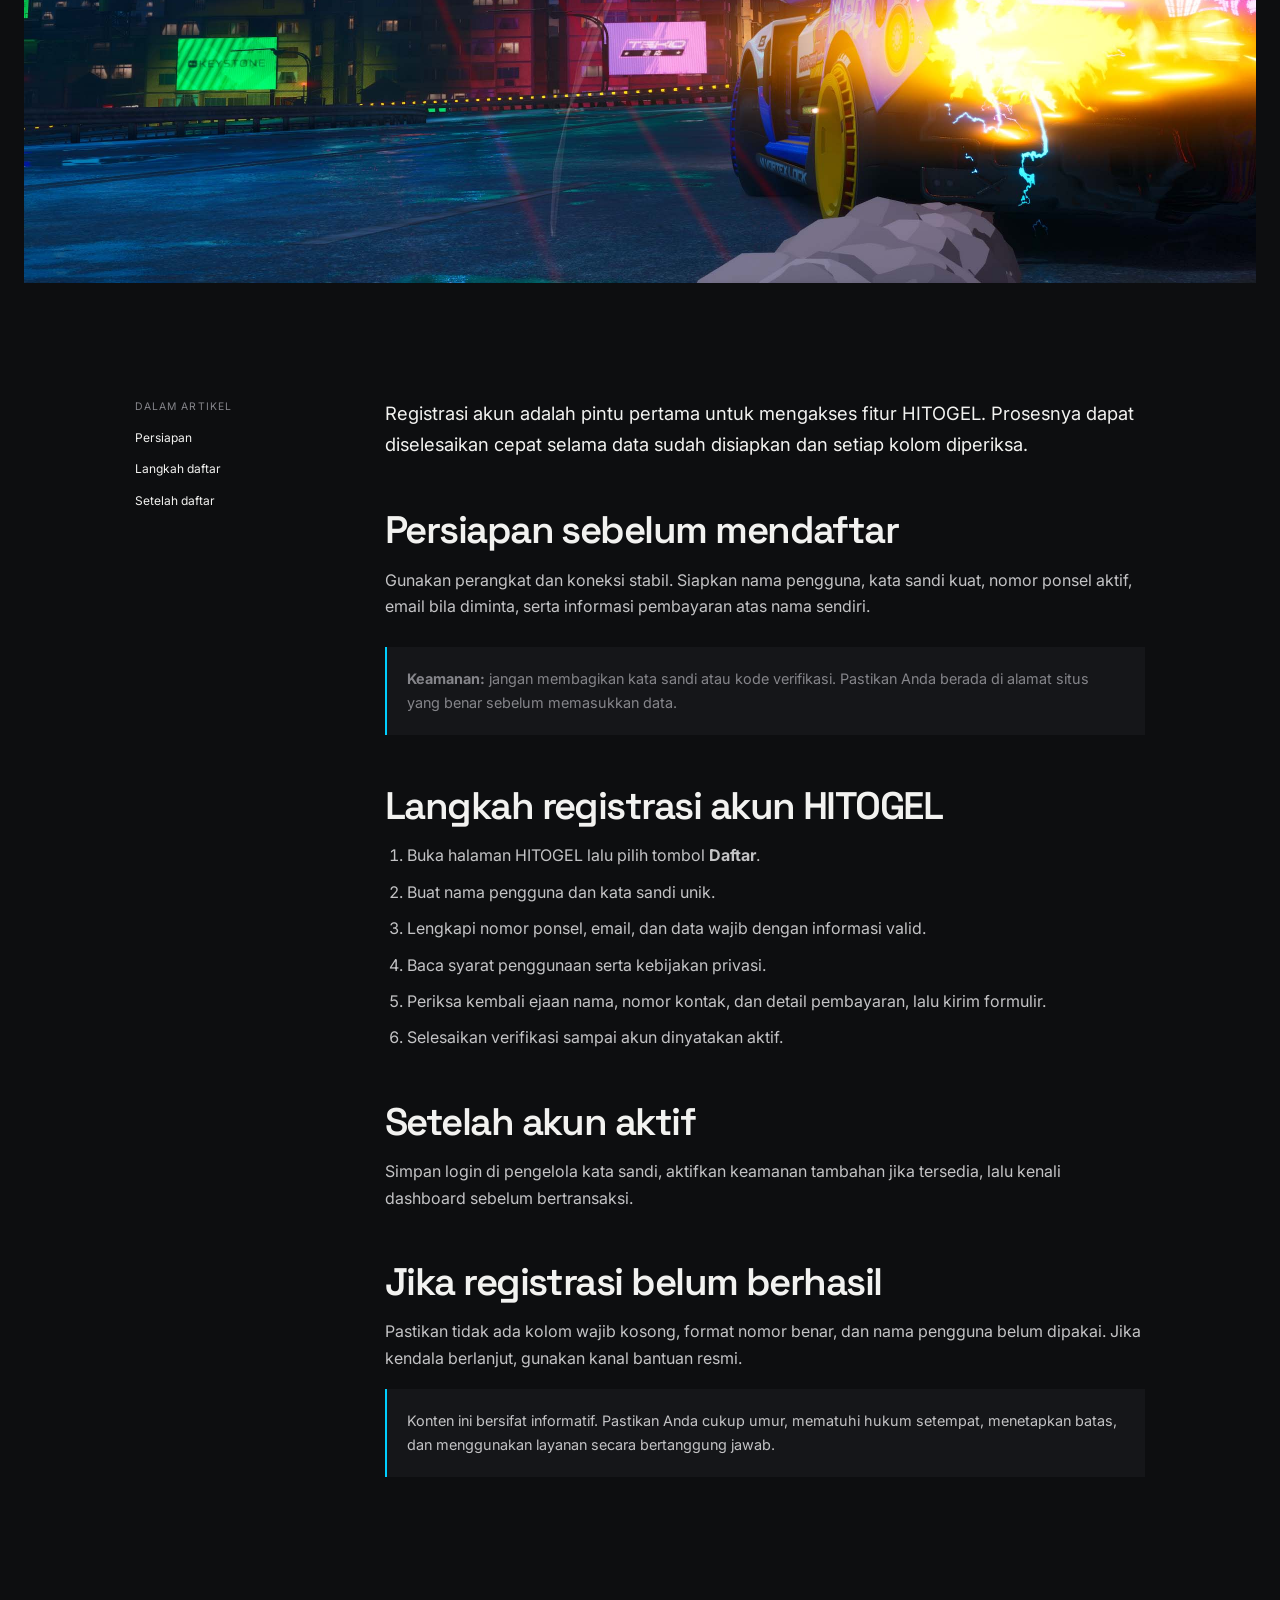
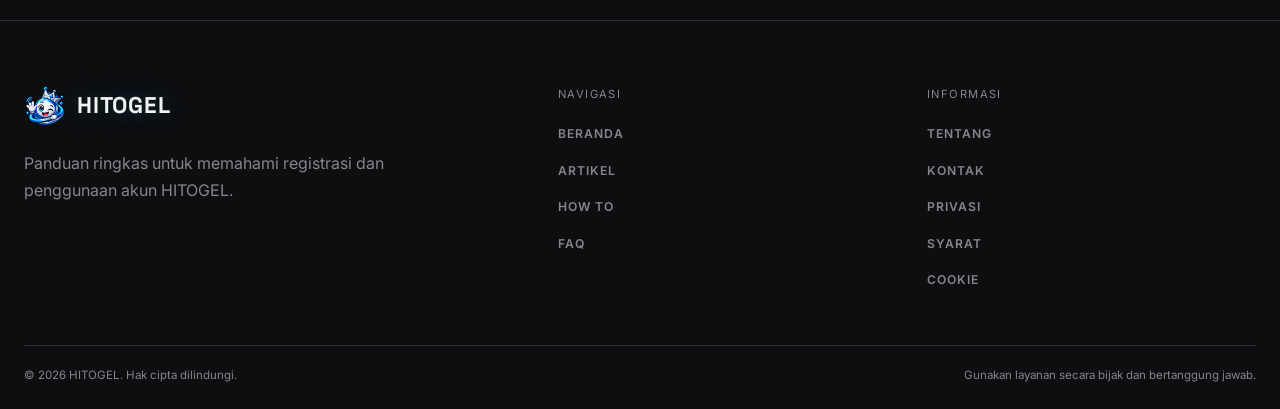
<file: article/tutorial-registrasi-hitogel/index.html>
﻿<!doctype html>
<html lang="id">
  <head>
    <meta charset="utf-8" />
    <meta name="viewport" content="width=device-width,initial-scale=1" />
    <title>Tutorial Registrasi Akun HITOGEL untuk Pengguna Baru</title>
    <meta
      name="description"
      content="Panduan lengkap registrasi akun HITOGEL: siapkan data, isi formulir, periksa informasi, dan selesaikan aktivasi akun dengan benar."
    />
    <meta name="robots" content="index, follow, max-image-preview:large" />
    <link
      rel="canonical"
      href="https://hitogelsakti.github.io/article/tutorial-registrasi-hitogel/"
    />
    <link rel="amphtml" href="https://hitogelsakti.ampkuh.com" />
    <link rel="icon" href="../../assets/HitogelIcon.png" type="image/png" />
    <link rel="apple-touch-icon" href="../../assets/HitogelIcon.png" />
    <link rel="stylesheet" href="/css/global.css" />
    <meta property="og:locale" content="id_ID" />
    <meta property="og:type" content="website" />
    <meta property="og:site_name" content="HITOGEL" />
    <meta
      property="og:title"
      content="Tutorial Registrasi Akun HITOGEL untuk Pengguna Baru"
    />
    <meta
      property="og:description"
      content="Panduan lengkap registrasi akun HITOGEL: siapkan data, isi formulir, periksa informasi, dan selesaikan aktivasi akun dengan benar."
    />
    <meta
      property="og:url"
      content="https://hitogelsakti.github.io/article/tutorial-registrasi-hitogel/"
    />
    <meta
      property="og:image"
      content="https://hitogelsakti.github.io/assets/images/modern-game-banner.jpg"
    />
    <meta property="og:image:alt" content="Banner game modern HITOGEL" />
    <meta name="twitter:card" content="summary_large_image" />
    <meta
      name="twitter:title"
      content="Tutorial Registrasi Akun HITOGEL untuk Pengguna Baru"
    />
    <meta
      name="twitter:description"
      content="Panduan lengkap registrasi akun HITOGEL: siapkan data, isi formulir, periksa informasi, dan selesaikan aktivasi akun dengan benar."
    />
    <meta
      name="twitter:image"
      content="https://hitogelsakti.github.io/assets/images/modern-game-banner.jpg"
    />
    <script type="application/ld+json">
      {
        "@context": "https://schema.org",
        "@type": "Article",
        "headline": "Tutorial Registrasi Akun HITOGEL untuk Pengguna Baru",
        "description": "Panduan lengkap registrasi akun HITOGEL: siapkan data, isi formulir, periksa informasi, dan selesaikan aktivasi akun dengan benar.",
        "image": "https://hitogelsakti.github.io/assets/images/modern-game-banner.jpg",
        "datePublished": "2026-09-04",
        "dateModified": "2026-09-04",
        "author": { "@type": "Organization", "name": "HITOGEL" },
        "publisher": {
          "@type": "Organization",
          "name": "HITOGEL",
          "logo": {
            "@type": "ImageObject",
            "url": "https://hitogelsakti.github.io/assets/HitogelIcon.png"
          }
        },
        "mainEntityOfPage": "https://hitogelsakti.github.io/article/tutorial-registrasi-hitogel/",
        "inLanguage": "id-ID"
      }
    </script>
  </head>
  <body>
    <a class="skip-link" href="#content">Lewati ke konten</a>
    <header class="site-header">
      <nav class="container nav-wrap" aria-label="Navigasi utama">
        <a class="brand" href="/" aria-label="HITOGEL, beranda"
          ><img
            src="/assets/HitogelIcon.png"
            width="44"
            height="44"
            alt=""
          /><span>HITOGEL</span></a
        ><button
          class="menu-toggle"
          type="button"
          data-menu-toggle
          aria-expanded="false"
          aria-controls="main-menu"
        >
          Menu
        </button>
        <ul class="nav-list" id="main-menu" data-menu data-open="false">
          <li><a href="/">Beranda</a></li>
          <li><a href="/articles/" aria-current="page">Artikel</a></li>
          <li><a href="/howto/">How To</a></li>
          <li><a href="/about-us/">Tentang</a></li>
          <li><a href="/faq/">FAQ</a></li>
          <li><a href="/contact-us/">Kontak</a></li>
        </ul>
      </nav>
    </header>
    <main id="content">
      <div class="container">
        <nav class="breadcrumb">
          <ol>
            <li><a href="/">Beranda</a></li>
            <li><a href="/articles/">Artikel</a></li>
            <li>Tutorial Registrasi</li>
          </ol>
        </nav>
      </div>
      <article>
        <header class="article-header container">
          <p class="eyebrow">Panduan / Registrasi</p>
          <h1>Tutorial Registrasi Akun HITOGEL untuk Pengguna Baru</h1>
          <p class="article-dek">
            Panduan lengkap registrasi akun HITOGEL: siapkan data, isi formulir,
            periksa informasi, dan selesaikan aktivasi akun dengan benar.
          </p>
          <dl class="article-meta">
            <div>
              <dt>Penulis</dt>
              <dd>Tim HITOGEL</dd>
            </div>
            <div>
              <dt>Terbit</dt>
              <dd>4 September 2026</dd>
            </div>
            <div>
              <dt>Waktu baca</dt>
              <dd>5 menit</dd>
            </div>
          </dl>
        </header>
        <div class="container">
          <img
            class="article-cover"
            src="/assets/images/modern-game-banner.jpg"
            width="1920"
            height="1080"
            alt="Balapan futuristis berlatar kota modern"
          />
        </div>
        <div class="article-body container">
          <aside class="share">
            <p>Dalam artikel</p>
            <a href="#persiapan">Persiapan</a
            ><a href="#langkah">Langkah daftar</a
            ><a href="#setelah">Setelah daftar</a>
          </aside>
          <div class="prose">
            <p class="lead">
              Registrasi akun adalah pintu pertama untuk mengakses fitur
              HITOGEL. Prosesnya dapat diselesaikan cepat selama data sudah
              disiapkan dan setiap kolom diperiksa.
            </p>
            <h2 id="persiapan">Persiapan sebelum mendaftar</h2>
            <p>
              Gunakan perangkat dan koneksi stabil. Siapkan nama pengguna, kata
              sandi kuat, nomor ponsel aktif, email bila diminta, serta
              informasi pembayaran atas nama sendiri.
            </p>
            <div class="note">
              <strong>Keamanan:</strong> jangan membagikan kata sandi atau kode
              verifikasi. Pastikan Anda berada di alamat situs yang benar
              sebelum memasukkan data.
            </div>
            <h2 id="langkah">Langkah registrasi akun HITOGEL</h2>
            <ol>
              <li>
                Buka halaman HITOGEL lalu pilih tombol <strong>Daftar</strong>.
              </li>
              <li>Buat nama pengguna dan kata sandi unik.</li>
              <li>
                Lengkapi nomor ponsel, email, dan data wajib dengan informasi
                valid.
              </li>
              <li>Baca syarat penggunaan serta kebijakan privasi.</li>
              <li>
                Periksa kembali ejaan nama, nomor kontak, dan detail pembayaran,
                lalu kirim formulir.
              </li>
              <li>Selesaikan verifikasi sampai akun dinyatakan aktif.</li>
            </ol>
            <h2 id="setelah">Setelah akun aktif</h2>
            <p>
              Simpan login di pengelola kata sandi, aktifkan keamanan tambahan
              jika tersedia, lalu kenali dashboard sebelum bertransaksi.
            </p>
            <h2>Jika registrasi belum berhasil</h2>
            <p>
              Pastikan tidak ada kolom wajib kosong, format nomor benar, dan
              nama pengguna belum dipakai. Jika kendala berlanjut, gunakan kanal
              bantuan resmi.
            </p>
            <p class="responsible">
              Konten ini bersifat informatif. Pastikan Anda cukup umur, mematuhi
              hukum setempat, menetapkan batas, dan menggunakan layanan secara
              bertanggung jawab.
            </p>
          </div>
        </div>
      </article>
    </main>
    <footer class="site-footer">
      <div class="container">
        <div class="footer-grid">
          <div class="footer-about">
            <a class="brand" href="/"
              ><img
                src="/assets/HitogelIcon.png"
                width="44"
                height="44"
                alt=""
              /><span>HITOGEL</span></a
            >
            <p>
              Panduan ringkas untuk memahami registrasi dan penggunaan akun
              HITOGEL.
            </p>
          </div>
          <div>
            <p class="footer-title">Navigasi</p>
            <ul class="footer-links">
              <li><a href="/">Beranda</a></li>
              <li><a href="/articles/">Artikel</a></li>
              <li><a href="/howto/">How To</a></li>
              <li><a href="/faq/">FAQ</a></li>
            </ul>
          </div>
          <div>
            <p class="footer-title">Informasi</p>
            <ul class="footer-links">
              <li><a href="/about-us/">Tentang</a></li>
              <li><a href="/contact-us/">Kontak</a></li>
              <li><a href="/privacy-policy/">Privasi</a></li>
              <li><a href="/terms-of-service/">Syarat</a></li>
              <li><a href="/cookies/">Cookie</a></li>
            </ul>
          </div>
        </div>
        <div class="copyright">
          <span>&copy; 2026 HITOGEL. Hak cipta dilindungi.</span
          ><span>Gunakan layanan secara bijak dan bertanggung jawab.</span>
        </div>
      </div>
    </footer>
    <script src="/js/main.js" defer></script>
  </body>
</html>
</file>
<file: css/global.css>
@import url("https://fonts.googleapis.com/css2?family=Inter:wght@400;500;600&family=Space+Grotesk:wght@500;600;700&display=swap");
@import url("/css/variables.css");
@import url("/css/reset.css");
body {
  background: var(--ink);
  color: var(--text);
  font-family: var(--body);
  line-height: 1.65;
  overflow-x: hidden;
}
.container {
  width: var(--container);
  margin-inline: auto;
}
.skip-link {
  position: fixed;
  left: 12px;
  top: -80px;
  z-index: 100;
  background: var(--accent);
  color: var(--ink);
  padding: 10px 16px;
}
.skip-link:focus {
  top: 12px;
}
:focus-visible {
  outline: 2px solid var(--accent);
  outline-offset: 4px;
}
.site-header {
  position: relative;
  z-index: 20;
  border-bottom: 1px solid var(--line);
  background: rgba(13, 14, 16, 0.96);
}
.nav-wrap {
  min-height: 76px;
  display: flex;
  align-items: center;
  justify-content: space-between;
}
.brand {
  display: inline-flex;
  align-items: center;
  gap: 11px;
  font-family: var(--display);
  font-size: 1.42rem;
  font-weight: 700;
  text-decoration: none;
  letter-spacing: 0.035em;
}
.brand img {
  width: 42px;
  height: 42px;
  object-fit: contain;
}
.brand span {
  font-weight: 700;
  text-shadow: 0 0 22px rgba(0, 207, 255, 0.28);
}
.nav-list {
  list-style: none;
  display: flex;
  align-items: center;
  gap: clamp(16px, 2vw, 34px);
}
.nav-list a,
.footer-links a {
  color: var(--muted);
  text-decoration: none;
  font-size: 0.76rem;
  font-weight: 600;
  text-transform: uppercase;
  letter-spacing: 0.09em;
}
.nav-list a:hover,
.nav-list a[aria-current="page"],
.footer-links a:hover {
  color: var(--text);
}
.menu-toggle {
  display: none;
  border: 0;
  background: none;
  color: var(--text);
  padding: 8px 0;
  text-transform: uppercase;
  font-size: 0.75rem;
  letter-spacing: 0.1em;
}
main {
  min-height: 65vh;
}
.eyebrow {
  color: var(--accent);
  font-size: 0.7rem;
  font-weight: 600;
  letter-spacing: 0.15em;
  text-transform: uppercase;
}
.section {
  padding-block: clamp(72px, 9vw, 126px);
}
.surface-section {
  background: var(--surface);
}
.section-head {
  display: flex;
  align-items: end;
  justify-content: space-between;
  gap: 24px;
  margin-bottom: 42px;
  border-bottom: 1px solid var(--line);
  padding-bottom: 16px;
}
.section-head h2,
.page-title {
  font-family: var(--display);
  font-size: clamp(2.6rem, 7vw, 6.5rem);
  line-height: 0.92;
  letter-spacing: -0.06em;
  text-transform: uppercase;
}
.section-index,
.meta {
  color: var(--muted);
  font-size: 0.76rem;
}
.text-link {
  display: inline-block;
  color: var(--text);
  text-decoration: none;
  font-size: 0.75rem;
  font-weight: 600;
  letter-spacing: 0.1em;
  text-transform: uppercase;
}
.button {
  display: inline-flex;
  background: var(--accent);
  color: var(--ink);
  padding: 14px 22px;
  text-decoration: none;
  font-size: 0.76rem;
  font-weight: 700;
  letter-spacing: 0.09em;
  text-transform: uppercase;
}
.page-hero {
  padding: clamp(72px, 10vw, 140px) 0 64px;
  border-bottom: 1px solid var(--line);
}
.page-hero p {
  color: var(--muted);
  max-width: 680px;
  margin-top: 28px;
  font-size: clamp(1rem, 1.6vw, 1.3rem);
}
.breadcrumb {
  padding-top: 24px;
  color: var(--muted);
  font-size: 0.75rem;
  text-transform: uppercase;
  letter-spacing: 0.08em;
}
.breadcrumb ol {
  display: flex;
  gap: 10px;
  list-style: none;
  flex-wrap: wrap;
}
.breadcrumb li:not(:last-child)::after {
  content: "/";
  margin-left: 10px;
  color: var(--line);
}
.breadcrumb a {
  text-decoration: none;
}
.content-grid {
  display: grid;
  grid-template-columns: minmax(0, 1fr) minmax(240px, 0.36fr);
  gap: clamp(48px, 9vw, 130px);
}
.prose h2 {
  font: 600 clamp(1.7rem, 3vw, 2.7rem) / 1.08 var(--display);
  letter-spacing: -0.04em;
  margin: 50px 0 16px;
}
.prose h2:first-child {
  margin-top: 0;
}
.prose p,
.prose li {
  color: #c3c3c5;
  max-width: 760px;
}
.prose p + p {
  margin-top: 18px;
}
.prose ol,
.prose ul {
  padding-left: 22px;
}
.prose li + li {
  margin-top: 10px;
}
.prose .lead {
  font-size: 1.15rem;
  color: var(--text);
}
.note,
.responsible {
  padding: 20px;
  border-left: 2px solid var(--accent);
  background: var(--surface);
  color: var(--muted);
  font-size: 0.9rem;
  margin: 28px 0;
}
.site-footer {
  border-top: 1px solid var(--line);
  padding: 64px 0 24px;
}
.footer-grid {
  display: grid;
  grid-template-columns: 1.5fr 1fr 1fr;
  gap: 40px;
}
.footer-about p {
  color: var(--muted);
  max-width: 420px;
  margin-top: 16px;
}
.footer-title {
  color: var(--muted);
  text-transform: uppercase;
  font-size: 0.7rem;
  letter-spacing: 0.13em;
  margin-bottom: 16px;
}
.footer-links {
  list-style: none;
  display: grid;
  gap: 10px;
}
.copyright {
  color: var(--muted);
  font-size: 0.72rem;
  border-top: 1px solid var(--line);
  margin-top: 54px;
  padding-top: 20px;
  display: flex;
  justify-content: space-between;
  gap: 20px;
}
.hero {
  position: relative;
  min-height: min(790px, 88vh);
  display: flex;
  align-items: flex-end;
  isolation: isolate;
  overflow: hidden;
}
.hero-bg,
.hero-overlay {
  position: absolute;
  inset: 0;
  width: 100%;
  height: 100%;
}
.hero-bg {
  object-fit: cover;
  z-index: -2;
}
.hero-overlay {
  z-index: -1;
  background:
    linear-gradient(
      90deg,
      rgba(6, 7, 9, 0.93),
      rgba(6, 7, 9, 0.65) 52%,
      rgba(6, 7, 9, 0.38)
    ),
    linear-gradient(0deg, rgba(6, 7, 9, 0.86), transparent 60%);
}
.hero-content {
  padding-block: clamp(88px, 13vw, 170px);
}
.hero h1 {
  font: 600 clamp(4rem, 10vw, 9.5rem) / 0.82 var(--display);
  letter-spacing: -0.075em;
  text-transform: uppercase;
  margin: 30px 0;
  max-width: 1000px;
}
.hero-content > p:not(.eyebrow) {
  max-width: 610px;
  color: #dedee0;
  font-size: clamp(1rem, 1.6vw, 1.28rem);
}
.direct-cta-group {
  display: grid;
  grid-template-columns: repeat(2, minmax(210px, 280px));
  gap: 10px;
  margin-top: 36px;
}
.direct-cta {
  position: relative;
  min-height: 108px;
  padding: 18px 52px 18px 20px;
  border: 1px solid rgba(0, 207, 255, 0.65);
  text-decoration: none;
  display: flex;
  flex-direction: column;
  justify-content: center;
  transition:
    transform 0.3s ease,
    box-shadow 0.3s ease,
    background 0.3s ease;
}
.direct-cta:hover {
  transform: translateY(-4px);
  box-shadow: 0 14px 36px rgba(0, 207, 255, 0.18);
}
.direct-cta-primary {
  background: var(--accent);
  color: #041218;
}
.direct-cta-secondary {
  background: rgba(4, 18, 24, 0.78);
  color: var(--text);
  backdrop-filter: blur(8px);
}
.direct-cta-label {
  font-size: 0.62rem;
  letter-spacing: 0.12em;
  text-transform: uppercase;
  opacity: 0.72;
}
.direct-cta strong {
  margin-top: 5px;
  font: 600 1.08rem var(--display);
  letter-spacing: -0.025em;
  text-transform: uppercase;
}
.direct-cta-arrow {
  position: absolute;
  right: 18px;
  top: 50%;
  font-size: 1.35rem;
  transform: translateY(-50%);
}
.hero-actions {
  display: flex;
  align-items: center;
  gap: 26px;
  margin-top: 22px;
}
.image-frame {
  overflow: hidden;
  background: var(--surface);
}
.image-frame img {
  width: 100%;
  height: 100%;
  object-fit: cover;
  transition: transform 0.6s ease;
}
.article-card {
  display: grid;
  grid-template-columns: minmax(300px, 1.15fr) minmax(280px, 0.85fr);
  text-decoration: none;
  border: 1px solid var(--line);
}
.article-card .image-frame {
  aspect-ratio: 16/9;
}
.article-card:hover img {
  transform: scale(1.04);
}
.article-copy {
  padding: clamp(28px, 5vw, 70px);
  display: flex;
  flex-direction: column;
  justify-content: center;
}
.article-copy h2,
.article-copy h3 {
  font: 600 clamp(2rem, 4.6vw, 4.8rem) / 0.95 var(--display);
  letter-spacing: -0.055em;
  text-transform: uppercase;
  margin: 18px 0;
}
.article-copy p:not(.eyebrow) {
  color: var(--muted);
  margin-bottom: 26px;
}
.guide-grid {
  display: grid;
  grid-template-columns: repeat(3, 1fr);
  border: 1px solid var(--line);
}
.guide-grid a {
  min-height: 260px;
  padding: 28px;
  border-right: 1px solid var(--line);
  text-decoration: none;
  display: flex;
  flex-direction: column;
}
.guide-grid a:last-child {
  border: 0;
}
.guide-grid span {
  color: var(--accent);
  font-size: 0.72rem;
}
.guide-grid h3 {
  font: 600 1.55rem/1.05 var(--display);
  margin: auto 0 16px;
}
.guide-grid p {
  color: var(--muted);
  font-size: 0.9rem;
}
.intro-grid {
  display: grid;
  grid-template-columns: 0.8fr 1.2fr;
  gap: clamp(30px, 8vw, 110px);
}
.intro-grid h2 {
  font: 600 clamp(2.8rem, 5.5vw, 5.7rem) / 0.92 var(--display);
  letter-spacing: -0.06em;
  text-transform: uppercase;
}
.intro-copy {
  color: #bfc0c2;
  max-width: 620px;
}
.intro-copy p {
  margin-bottom: 22px;
}
.article-header {
  padding: clamp(55px, 8vw, 110px) 0 48px;
}
.article-header h1 {
  font: 600 clamp(3.2rem, 8vw, 7.5rem) / 0.88 var(--display);
  letter-spacing: -0.07em;
  text-transform: uppercase;
  max-width: 1180px;
  margin: 24px 0;
}
.article-dek {
  color: #bfc0c2;
  font-size: clamp(1.05rem, 2vw, 1.4rem);
  max-width: 760px;
}
.article-meta {
  margin-top: 44px;
  display: flex;
  gap: clamp(24px, 5vw, 70px);
  border-top: 1px solid var(--line);
  padding-top: 18px;
}
.article-meta dt {
  color: var(--muted);
  font-size: 0.65rem;
  text-transform: uppercase;
  letter-spacing: 0.1em;
}
.article-meta dd {
  margin: 4px 0 0;
  font-size: 0.8rem;
}
.article-cover {
  width: 100%;
  aspect-ratio: 16/8;
  object-fit: cover;
}
.article-body {
  display: grid;
  grid-template-columns: 160px minmax(0, 760px);
  gap: clamp(30px, 7vw, 100px);
  padding-block: clamp(70px, 9vw, 130px);
  justify-content: center;
}
.share {
  position: sticky;
  top: 30px;
  align-self: start;
}
.share p {
  color: var(--muted);
  font-size: 0.65rem;
  text-transform: uppercase;
  letter-spacing: 0.1em;
}
.share a {
  display: block;
  margin-top: 12px;
  font-size: 0.75rem;
  text-decoration: none;
}
.how-list {
  display: grid;
  gap: 28px;
}
.how-card {
  display: grid;
  grid-template-columns: 110px minmax(0, 760px);
  gap: clamp(24px, 7vw, 90px);
  padding: clamp(28px, 5vw, 64px);
  border: 1px solid var(--line);
  scroll-margin-top: 30px;
}
.how-number {
  font: 600 clamp(2.2rem, 5vw, 4.5rem) var(--display);
  color: var(--accent);
}
.route-section {
  position: relative;
  overflow: hidden;
  background:
    linear-gradient(135deg, rgba(0, 207, 255, 0.055), transparent 42%),
    var(--ink);
}
.route-section::before {
  content: "";
  position: absolute;
  width: 440px;
  height: 440px;
  right: -260px;
  top: 8%;
  border: 1px solid rgba(0, 207, 255, 0.2);
  border-radius: 50%;
  box-shadow: 0 0 0 70px rgba(0, 207, 255, 0.025);
  pointer-events: none;
}
.route-layout {
  display: grid;
  grid-template-columns: minmax(250px, 0.62fr) minmax(0, 1.38fr);
  gap: clamp(42px, 8vw, 120px);
  align-items: start;
}
.route-intro {
  position: sticky;
  top: 40px;
  padding-top: 18px;
}
.route-intro h2,
.control-title-wrap h2 {
  font: 600 clamp(2.8rem, 5.5vw, 5.8rem) / 0.9 var(--display);
  letter-spacing: -0.065em;
  text-transform: uppercase;
  margin: 24px 0 30px;
}
.route-intro > p:not(.eyebrow) {
  color: var(--muted);
  max-width: 430px;
}
.route-coordinate {
  display: block;
  margin-top: 80px;
  color: #56575d;
  font: 500 0.65rem var(--display);
  letter-spacing: 0.16em;
}
.route-map {
  display: grid;
  grid-template-columns: 1.12fr 0.88fr;
  grid-template-rows: auto auto auto;
  gap: 12px;
}
.route-tile {
  position: relative;
  min-height: 220px;
  padding: clamp(24px, 3vw, 42px);
  border: 1px solid var(--line);
  background: rgba(21, 22, 25, 0.78);
  text-decoration: none;
  display: flex;
  flex-direction: column;
  transition:
    border-color 0.3s ease,
    transform 0.3s ease,
    background 0.3s ease;
}
.route-tile:hover {
  border-color: rgba(0, 207, 255, 0.65);
  background: #181b20;
  transform: translateY(-4px);
}
.route-tile-main {
  min-height: 475px;
  grid-row: 1 / span 2;
  background:
    linear-gradient(145deg, rgba(0, 207, 255, 0.12), transparent 55%), #151619;
}
.route-tile-fund {
  min-height: 290px;
  grid-column: 1;
  margin-left: 18%;
}
.route-tile-help {
  min-height: 290px;
  grid-column: 2;
}
.route-no,
.route-state {
  font-size: 0.66rem;
  letter-spacing: 0.13em;
  text-transform: uppercase;
}
.route-no {
  color: var(--accent);
}
.route-state {
  color: var(--muted);
  margin-top: auto;
}
.route-tile h3 {
  font: 600 clamp(1.55rem, 3vw, 3.15rem) / 0.96 var(--display);
  letter-spacing: -0.05em;
  text-transform: uppercase;
  max-width: 420px;
  margin: 10px 38px 0 0;
}
.route-tile p {
  color: var(--muted);
  max-width: 440px;
  margin-top: 18px;
  font-size: 0.9rem;
}
.route-arrow {
  position: absolute;
  right: 24px;
  bottom: 20px;
  color: var(--accent);
  font-size: 1.5rem;
}
.control-section {
  padding-top: 0;
}
.control-grid {
  display: grid;
  grid-template-columns: repeat(12, 1fr);
  gap: 12px;
}
.control-title-wrap {
  grid-column: 1 / span 7;
  padding: clamp(48px, 7vw, 96px) clamp(24px, 5vw, 70px);
  border-top: 1px solid var(--line);
}
.control-item,
.control-cta {
  border: 1px solid var(--line);
  padding: clamp(24px, 3vw, 38px);
}
.control-item {
  min-height: 245px;
  display: flex;
  flex-direction: column;
  justify-content: flex-end;
}
.control-item span {
  color: var(--accent);
  font: 500 0.7rem var(--display);
  margin-bottom: auto;
}
.control-item h3 {
  font: 600 clamp(1.45rem, 2.6vw, 2.7rem) / 1 var(--display);
  letter-spacing: -0.045em;
  text-transform: uppercase;
  margin-bottom: 14px;
}
.control-item p {
  color: var(--muted);
  font-size: 0.88rem;
}
.control-item-wide {
  grid-column: 8 / -1;
  min-height: 390px;
  transform: translateY(54px);
}
.control-item:not(.control-item-wide):not(.control-item-offset) {
  grid-column: 2 / span 4;
}
.control-item-offset {
  grid-column: 6 / span 4;
  transform: translateY(72px);
}
.control-cta {
  grid-column: 10 / -1;
  min-height: 245px;
  background: var(--accent);
  color: #041218;
  text-decoration: none;
  display: flex;
  flex-direction: column;
  justify-content: space-between;
  transform: translateY(-12px);
}
.control-cta span {
  font-size: 0.72rem;
  text-transform: uppercase;
  letter-spacing: 0.09em;
}
.control-cta span:last-child {
  align-self: flex-end;
  font-size: 1.5rem;
}
.control-cta strong {
  font: 600 clamp(1.35rem, 2.3vw, 2.3rem) / 1 var(--display);
  text-transform: uppercase;
  letter-spacing: -0.04em;
}
@media (max-width: 800px) {
  .menu-toggle {
    display: block;
  }
  .nav-list {
    display: none;
    position: absolute;
    inset: 76px 0 auto;
    background: var(--ink);
    border-bottom: 1px solid var(--line);
    padding: 26px 24px 34px;
    flex-direction: column;
    align-items: stretch;
  }
  .nav-list[data-open="true"] {
    display: flex;
  }
  .nav-list a {
    display: block;
    font: 600 1.25rem/1.3 var(--display);
  }
  .footer-grid,
  .content-grid,
  .article-card,
  .intro-grid {
    grid-template-columns: 1fr;
  }
  .guide-grid {
    grid-template-columns: 1fr;
  }
  .guide-grid a {
    min-height: 180px;
    border-right: 0;
    border-bottom: 1px solid var(--line);
  }
  .article-body {
    grid-template-columns: 1fr;
  }
  .share {
    position: static;
    display: flex;
    gap: 16px;
    align-items: center;
  }
  .how-card {
    grid-template-columns: 1fr;
  }
  .route-layout {
    grid-template-columns: 1fr;
  }
  .route-intro {
    position: static;
  }
  .route-coordinate {
    margin-top: 32px;
  }
  .route-tile-fund {
    margin-left: 0;
  }
  .control-title-wrap {
    grid-column: 1 / -1;
  }
  .control-item-wide,
  .control-item:not(.control-item-wide):not(.control-item-offset),
  .control-item-offset {
    grid-column: span 6;
    min-height: 260px;
    transform: none;
  }
  .control-cta {
    grid-column: span 6;
    transform: none;
  }
  .copyright {
    flex-direction: column;
  }
}
@media (max-width: 520px) {
  .hero h1 {
    font-size: clamp(3.4rem, 18vw, 5.2rem);
  }
  .hero-actions {
    align-items: flex-start;
    flex-direction: column;
  }
  .direct-cta-group {
    grid-template-columns: 1fr;
  }
  .article-meta {
    display: grid;
    grid-template-columns: 1fr 1fr;
  }
  .section-head {
    align-items: flex-start;
    flex-direction: column;
  }
  .brand img {
    width: 36px;
    height: 36px;
  }
  .route-map {
    grid-template-columns: 1fr;
  }
  .route-tile-main,
  .route-tile-fund,
  .route-tile-help {
    grid-column: 1;
    grid-row: auto;
    min-height: 260px;
  }
  .control-item-wide,
  .control-item:not(.control-item-wide):not(.control-item-offset),
  .control-item-offset,
  .control-cta {
    grid-column: 1 / -1;
  }
}
@media (prefers-reduced-motion: reduce) {
  *,
  *::before,
  *::after {
    transition-duration: 0.01ms !important;
  }
}
</file>
